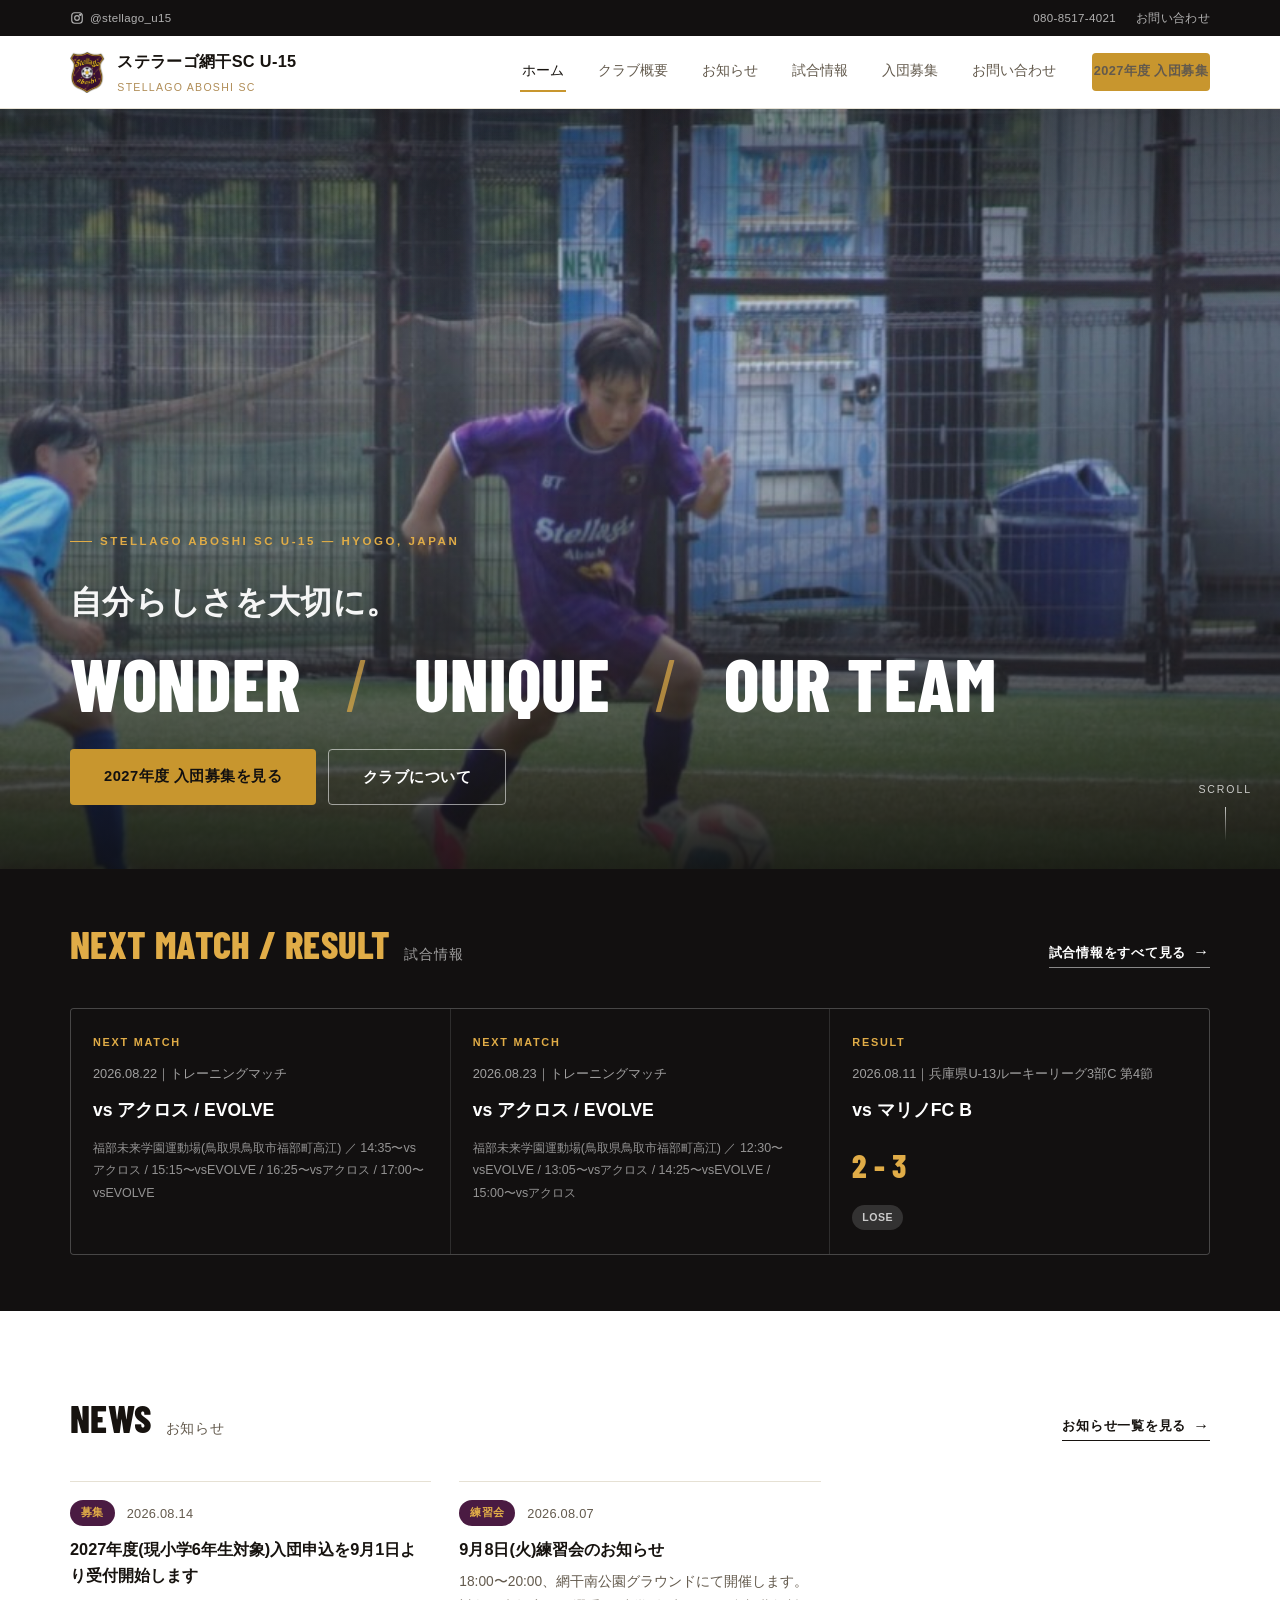
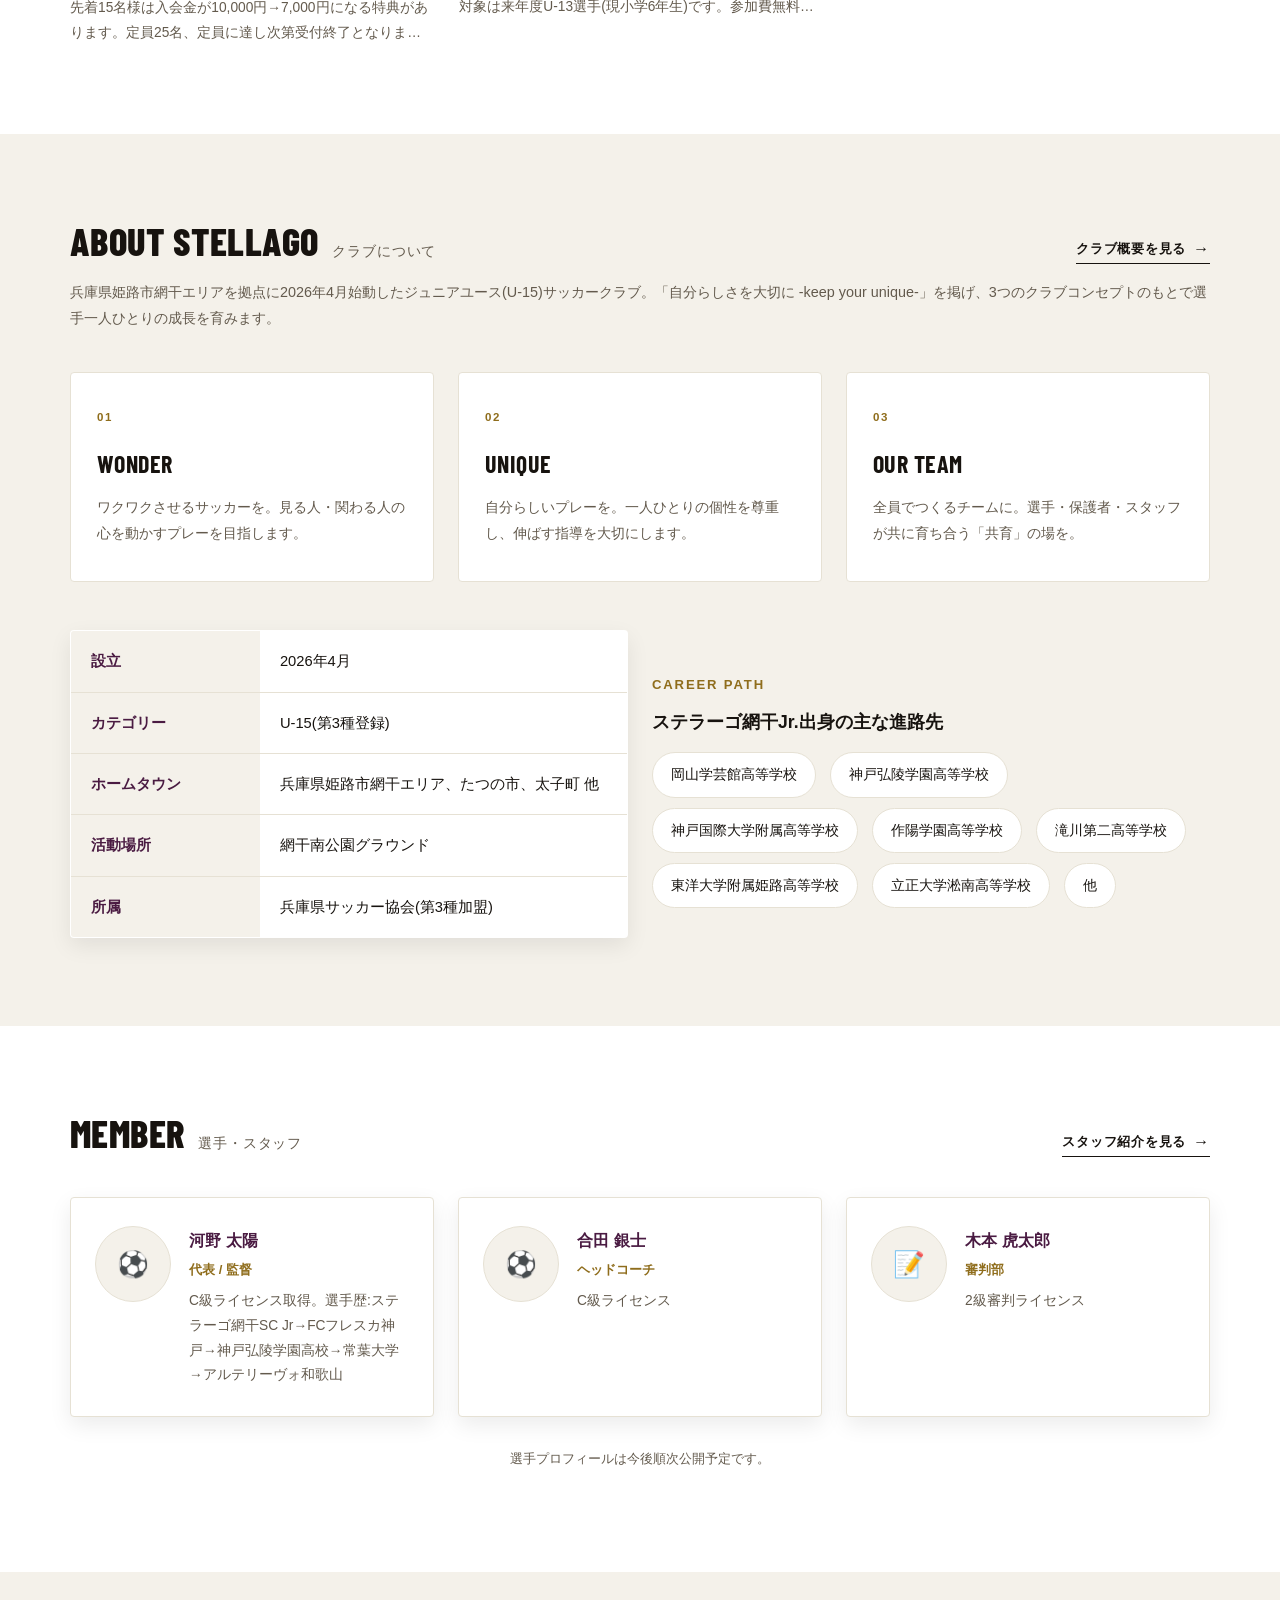
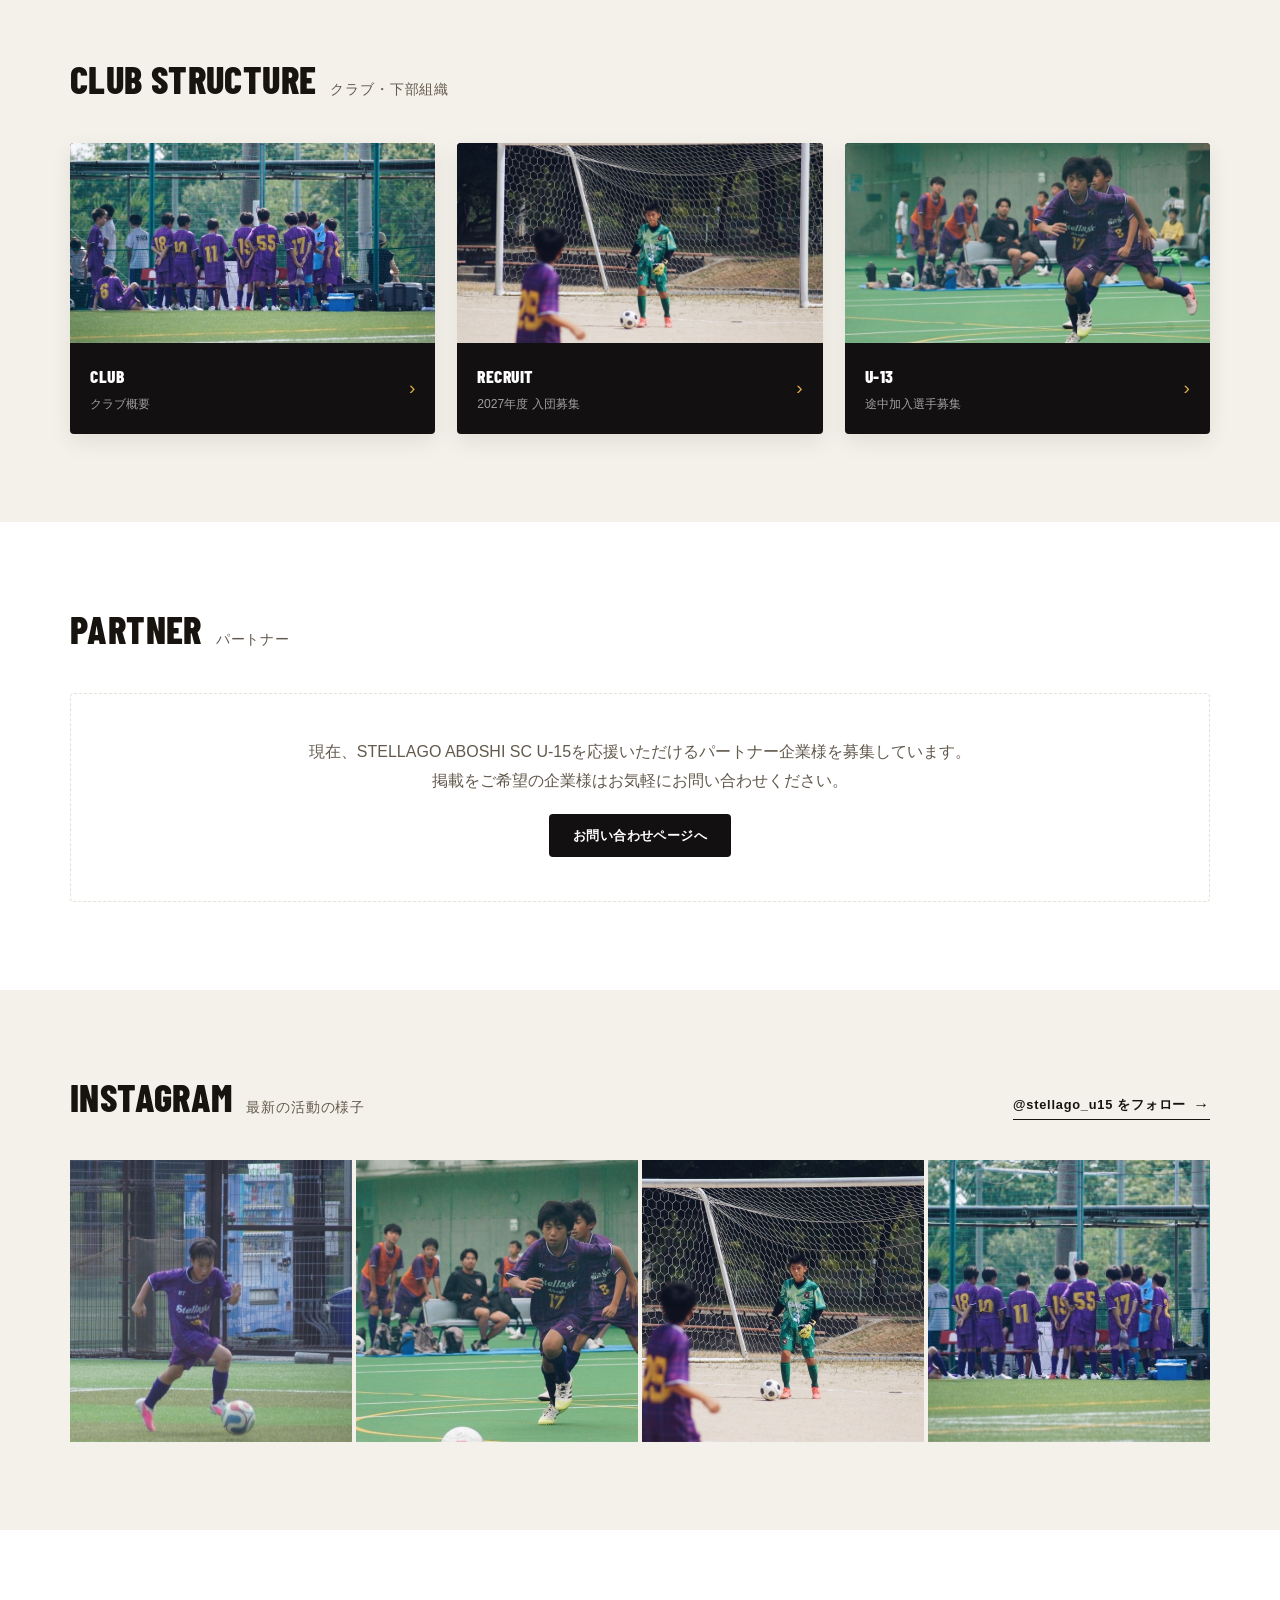
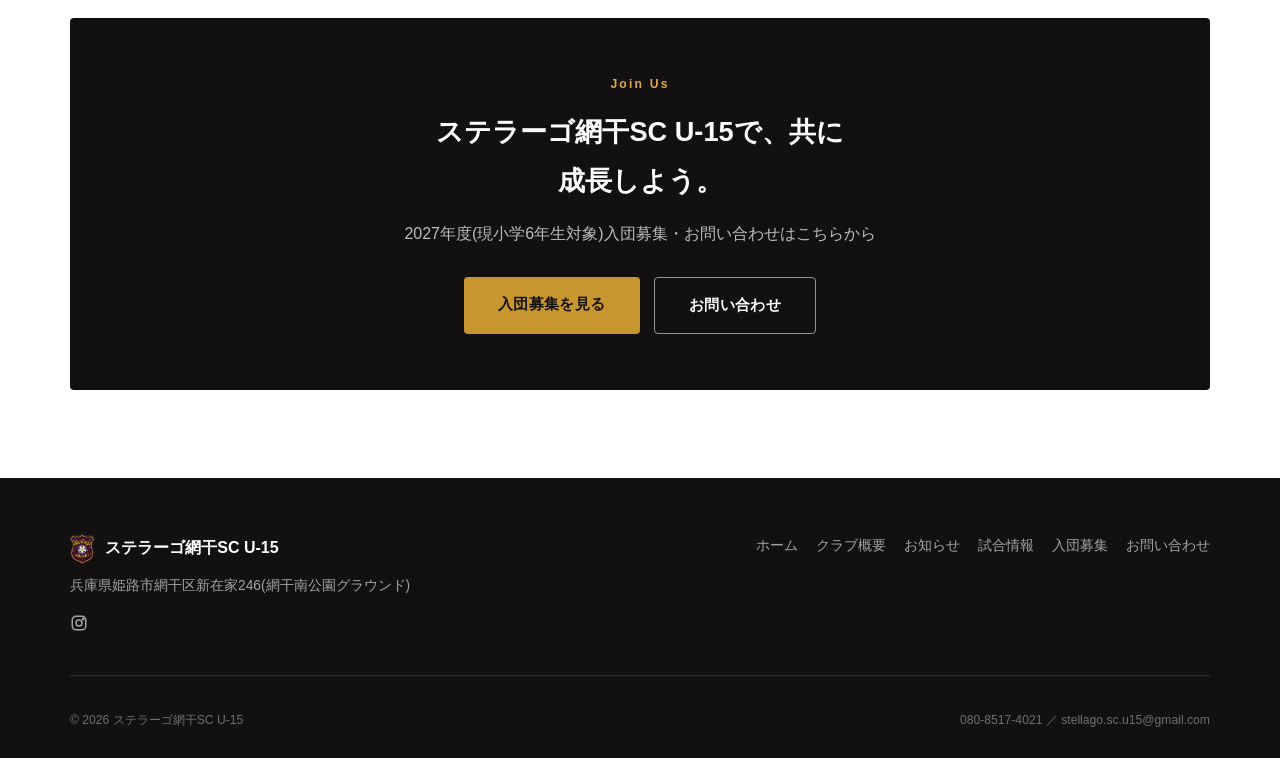
<file: index.html>
<!DOCTYPE html>
<html lang="ja">
<head>
<meta charset="UTF-8">
<meta name="viewport" content="width=device-width, initial-scale=1.0">
<title>ステラーゴ網干SC U-15 | 兵庫県姫路市網干のジュニアユースサッカークラブ</title>
<meta name="description" content="ステラーゴ網干SC U-15は兵庫県姫路市網干エリアを拠点とするジュニアユース(中学生)サッカークラブです。「自分らしさを大切に -keep your unique-」を掲げ、2026年4月に始動しました。">
<link rel="preconnect" href="https://fonts.googleapis.com">
<link rel="preconnect" href="https://fonts.gstatic.com" crossorigin>
<link href="https://fonts.googleapis.com/css2?family=Barlow+Condensed:wght@600;700;800&display=swap" rel="stylesheet">
<link rel="stylesheet" href="assets/css/style.css">
</head>
<body>

<div class="util-bar">
  <div class="wrap">
    <div class="util-sns">
      <a href="https://www.instagram.com/stellago_u15/" target="_blank" rel="noopener" aria-label="Instagram">
        <svg viewBox="0 0 24 24" fill="none" stroke="currentColor" stroke-width="2"><rect x="3" y="3" width="18" height="18" rx="5"/><circle cx="12" cy="12" r="4"/><circle cx="17.5" cy="6.5" r="1"/></svg>
        <span style="margin-left:6px;">@stellago_u15</span>
      </a>
    </div>
    <div class="util-links">
      <a href="tel:08085174021">080-8517-4021</a>
      <a href="contact.html">お問い合わせ</a>
    </div>
  </div>
</div>

<header class="site-header">
  <div class="wrap">
    <a href="index.html" class="brand">
      <img src="assets/img/emblem.png" alt="ステラーゴ網干SCエンブレム" class="brand-emblem">
      <span>
        ステラーゴ網干SC U-15
        <span class="en">STELLAGO ABOSHI SC</span>
      </span>
    </a>
    <button class="nav-toggle" aria-label="メニュー">&#9776;</button>
    <nav class="nav">
      <a href="index.html" aria-current="page">ホーム</a>
      <a href="about.html">クラブ概要</a>
      <a href="news.html">お知らせ</a>
      <a href="matches.html">試合情報</a>
      <a href="recruit.html">入団募集</a>
      <a href="contact.html">お問い合わせ</a>
      <a href="recruit.html" class="btn btn-primary btn-sm">2027年度 入団募集</a>
    </nav>
  </div>
</header>

<section class="hero">
  <div class="hero-slides" data-hero-slides></div>
  <div class="hero-content wrap">
    <span class="hero-tag">STELLAGO ABOSHI SC U-15 — HYOGO, JAPAN</span>
    <p class="hero-statement">自分らしさを大切に。</p>
    <div class="hero-brandwords">
      <span>WONDER</span><span class="slash">/</span><span>UNIQUE</span><span class="slash">/</span><span>OUR TEAM</span>
    </div>
    <div class="hero-actions">
      <a href="recruit.html" class="btn btn-primary">2027年度 入団募集を見る</a>
      <a href="about.html" class="btn btn-outline">クラブについて</a>
    </div>
  </div>
  <div class="hero-scroll-cue"><span>SCROLL</span><span class="line"></span></div>
</section>

<section class="section-dark section-tight">
  <div class="wrap">
    <div class="section-top">
      <div class="label">
        <span class="en">Next Match / Result</span>
        <span class="ja">試合情報</span>
      </div>
      <a href="matches.html" class="view-all">試合情報をすべて見る <span class="arrow">→</span></a>
    </div>
    <div class="match-ticker" data-match-ticker></div>
  </div>
</section>

<section class="section" id="news">
  <div class="wrap">
    <div class="section-top">
      <div class="label">
        <span class="en">News</span>
        <span class="ja">お知らせ</span>
      </div>
      <a href="news.html" class="view-all">お知らせ一覧を見る <span class="arrow">→</span></a>
    </div>
    <div class="news-list" data-news-list="home"></div>
  </div>
</section>

<section class="section section-alt" id="about">
  <div class="wrap">
    <div class="section-top">
      <div class="label">
        <span class="en">About Stellago</span>
        <span class="ja">クラブについて</span>
      </div>
      <a href="about.html" class="view-all">クラブ概要を見る <span class="arrow">→</span></a>
      <p>兵庫県姫路市網干エリアを拠点に2026年4月始動したジュニアユース(U-15)サッカークラブ。「自分らしさを大切に -keep your unique-」を掲げ、3つのクラブコンセプトのもとで選手一人ひとりの成長を育みます。</p>
    </div>
    <div class="pillar-grid">
      <div class="pillar-card">
        <div class="pillar-index">01</div>
        <h3>WONDER</h3>
        <p>ワクワクさせるサッカーを。見る人・関わる人の心を動かすプレーを目指します。</p>
      </div>
      <div class="pillar-card">
        <div class="pillar-index">02</div>
        <h3>UNIQUE</h3>
        <p>自分らしいプレーを。一人ひとりの個性を尊重し、伸ばす指導を大切にします。</p>
      </div>
      <div class="pillar-card">
        <div class="pillar-index">03</div>
        <h3>OUR TEAM</h3>
        <p>全員でつくるチームに。選手・保護者・スタッフが共に育ち合う「共育」の場を。</p>
      </div>
    </div>

    <div class="grid grid-2" style="margin-top:48px;align-items:center;">
      <table class="info-table">
        <tr><th>設立</th><td>2026年4月</td></tr>
        <tr><th>カテゴリー</th><td>U-15(第3種登録)</td></tr>
        <tr><th>ホームタウン</th><td>兵庫県姫路市網干エリア、たつの市、太子町 他</td></tr>
        <tr><th>活動場所</th><td>網干南公園グラウンド</td></tr>
        <tr><th>所属</th><td>兵庫県サッカー協会(第3種加盟)</td></tr>
      </table>
      <div>
        <p class="small-note" style="letter-spacing:0.14em;color:var(--color-gold-deep);font-weight:700;margin-bottom:10px;">CAREER PATH</p>
        <h3 style="margin:0 0 14px;font-size:1.1rem;color:var(--color-ink);">ステラーゴ網干Jr.出身の主な進路先</h3>
        <ul class="path-list" style="justify-content:flex-start;">
          <li>岡山学芸館高等学校</li>
          <li>神戸弘陵学園高等学校</li>
          <li>神戸国際大学附属高等学校</li>
          <li>作陽学園高等学校</li>
          <li>滝川第二高等学校</li>
          <li>東洋大学附属姫路高等学校</li>
          <li>立正大学淞南高等学校</li>
          <li>他</li>
        </ul>
      </div>
    </div>
  </div>
</section>

<section class="section" id="member">
  <div class="wrap">
    <div class="section-top">
      <div class="label">
        <span class="en">Member</span>
        <span class="ja">選手・スタッフ</span>
      </div>
      <a href="about.html#staff" class="view-all">スタッフ紹介を見る <span class="arrow">→</span></a>
    </div>
    <div class="grid grid-3">
      <div class="card staff-card">
        <div class="staff-photo">&#9917;</div>
        <div>
          <h3>河野 太陽</h3>
          <div class="role">代表 / 監督</div>
          <p>C級ライセンス取得。選手歴:ステラーゴ網干SC Jr→FCフレスカ神戸→神戸弘陵学園高校→常葉大学→アルテリーヴォ和歌山</p>
        </div>
      </div>
      <div class="card staff-card">
        <div class="staff-photo">&#9917;</div>
        <div>
          <h3>合田 銀士</h3>
          <div class="role">ヘッドコーチ</div>
          <p>C級ライセンス</p>
        </div>
      </div>
      <div class="card staff-card">
        <div class="staff-photo">&#128221;</div>
        <div>
          <h3>木本 虎太郎</h3>
          <div class="role">審判部</div>
          <p>2級審判ライセンス</p>
        </div>
      </div>
    </div>
    <p class="member-note">選手プロフィールは今後順次公開予定です。</p>
  </div>
</section>

<section class="section section-alt" id="club-links">
  <div class="wrap">
    <div class="section-top">
      <div class="label">
        <span class="en">Club Structure</span>
        <span class="ja">クラブ・下部組織</span>
      </div>
    </div>
    <div class="tile-grid">
      <a href="about.html" class="tile-link">
        <div class="tile-photo" style="background-image:url('assets/img/photo-team-huddle.jpg');"></div>
        <div class="tile-label">
          <span class="txt"><span class="en">Club</span><span class="ja">クラブ概要</span></span>
          <span class="chev">&#8250;</span>
        </div>
      </a>
      <a href="recruit.html" class="tile-link">
        <div class="tile-photo" style="background-image:url('assets/img/photo-goalkeeper.jpg');"></div>
        <div class="tile-label">
          <span class="txt"><span class="en">Recruit</span><span class="ja">2027年度 入団募集</span></span>
          <span class="chev">&#8250;</span>
        </div>
      </a>
      <a href="recruit.html#u13" class="tile-link">
        <div class="tile-photo" style="background-image:url('assets/img/photo-sprint.jpg');"></div>
        <div class="tile-label">
          <span class="txt"><span class="en">U-13</span><span class="ja">途中加入選手募集</span></span>
          <span class="chev">&#8250;</span>
        </div>
      </a>
    </div>
  </div>
</section>

<section class="section" id="partner">
  <div class="wrap">
    <div class="section-top">
      <div class="label">
        <span class="en">Partner</span>
        <span class="ja">パートナー</span>
      </div>
    </div>
    <div data-partner-list></div>
  </div>
</section>

<section class="section section-alt" id="sns">
  <div class="wrap">
    <div class="section-top">
      <div class="label">
        <span class="en">Instagram</span>
        <span class="ja">最新の活動の様子</span>
      </div>
      <a href="https://www.instagram.com/stellago_u15/" target="_blank" rel="noopener" class="view-all">@stellago_u15 をフォロー <span class="arrow">→</span></a>
    </div>
    <div class="insta-grid">
      <a href="https://www.instagram.com/stellago_u15/" target="_blank" rel="noopener"><img src="assets/img/photo-dribble.jpg" alt="ドリブル練習中の選手" loading="lazy"></a>
      <a href="https://www.instagram.com/stellago_u15/" target="_blank" rel="noopener"><img src="assets/img/photo-sprint.jpg" alt="スプリントする選手" loading="lazy"></a>
      <a href="https://www.instagram.com/stellago_u15/" target="_blank" rel="noopener"><img src="assets/img/photo-goalkeeper.jpg" alt="ゴールキーパーの選手" loading="lazy"></a>
      <a href="https://www.instagram.com/stellago_u15/" target="_blank" rel="noopener"><img src="assets/img/photo-team-huddle.jpg" alt="チームで円陣を組む選手たち" loading="lazy"></a>
    </div>
  </div>
</section>

<section class="section">
  <div class="wrap">
    <div class="cta-banner">
      <span class="en">Join Us</span>
      <h2 style="max-width:420px;margin-left:auto;margin-right:auto;">ステラーゴ網干SC U-15で、共に成長しよう。</h2>
      <p>2027年度(現小学6年生対象)入団募集・お問い合わせはこちらから</p>
      <div class="cta-actions">
        <a href="recruit.html" class="btn btn-primary">入団募集を見る</a>
        <a href="contact.html" class="btn btn-outline">お問い合わせ</a>
      </div>
    </div>
  </div>
</section>

<footer class="site-footer">
  <div class="wrap">
    <div class="foot-top">
      <div>
        <div class="foot-brand"><img src="assets/img/emblem.png" alt="" loading="lazy">ステラーゴ網干SC U-15</div>
        <div>兵庫県姫路市網干区新在家246(網干南公園グラウンド)</div>
        <div class="foot-sns">
          <a href="https://www.instagram.com/stellago_u15/" target="_blank" rel="noopener" aria-label="Instagram">
            <svg viewBox="0 0 24 24" fill="none" stroke="currentColor" stroke-width="2"><rect x="3" y="3" width="18" height="18" rx="5"/><circle cx="12" cy="12" r="4"/><circle cx="17.5" cy="6.5" r="1"/></svg>
          </a>
        </div>
      </div>
      <nav class="foot-nav">
        <a href="index.html">ホーム</a>
        <a href="about.html">クラブ概要</a>
        <a href="news.html">お知らせ</a>
        <a href="matches.html">試合情報</a>
        <a href="recruit.html">入団募集</a>
        <a href="contact.html">お問い合わせ</a>
      </nav>
    </div>
    <div class="foot-bottom">
      <span>&copy; 2026 ステラーゴ網干SC U-15</span>
      <span>080-8517-4021 ／ stellago.sc.u15@gmail.com</span>
    </div>
  </div>
</footer>

<script src="assets/js/main.js"></script>
</body>
</html>
</file>
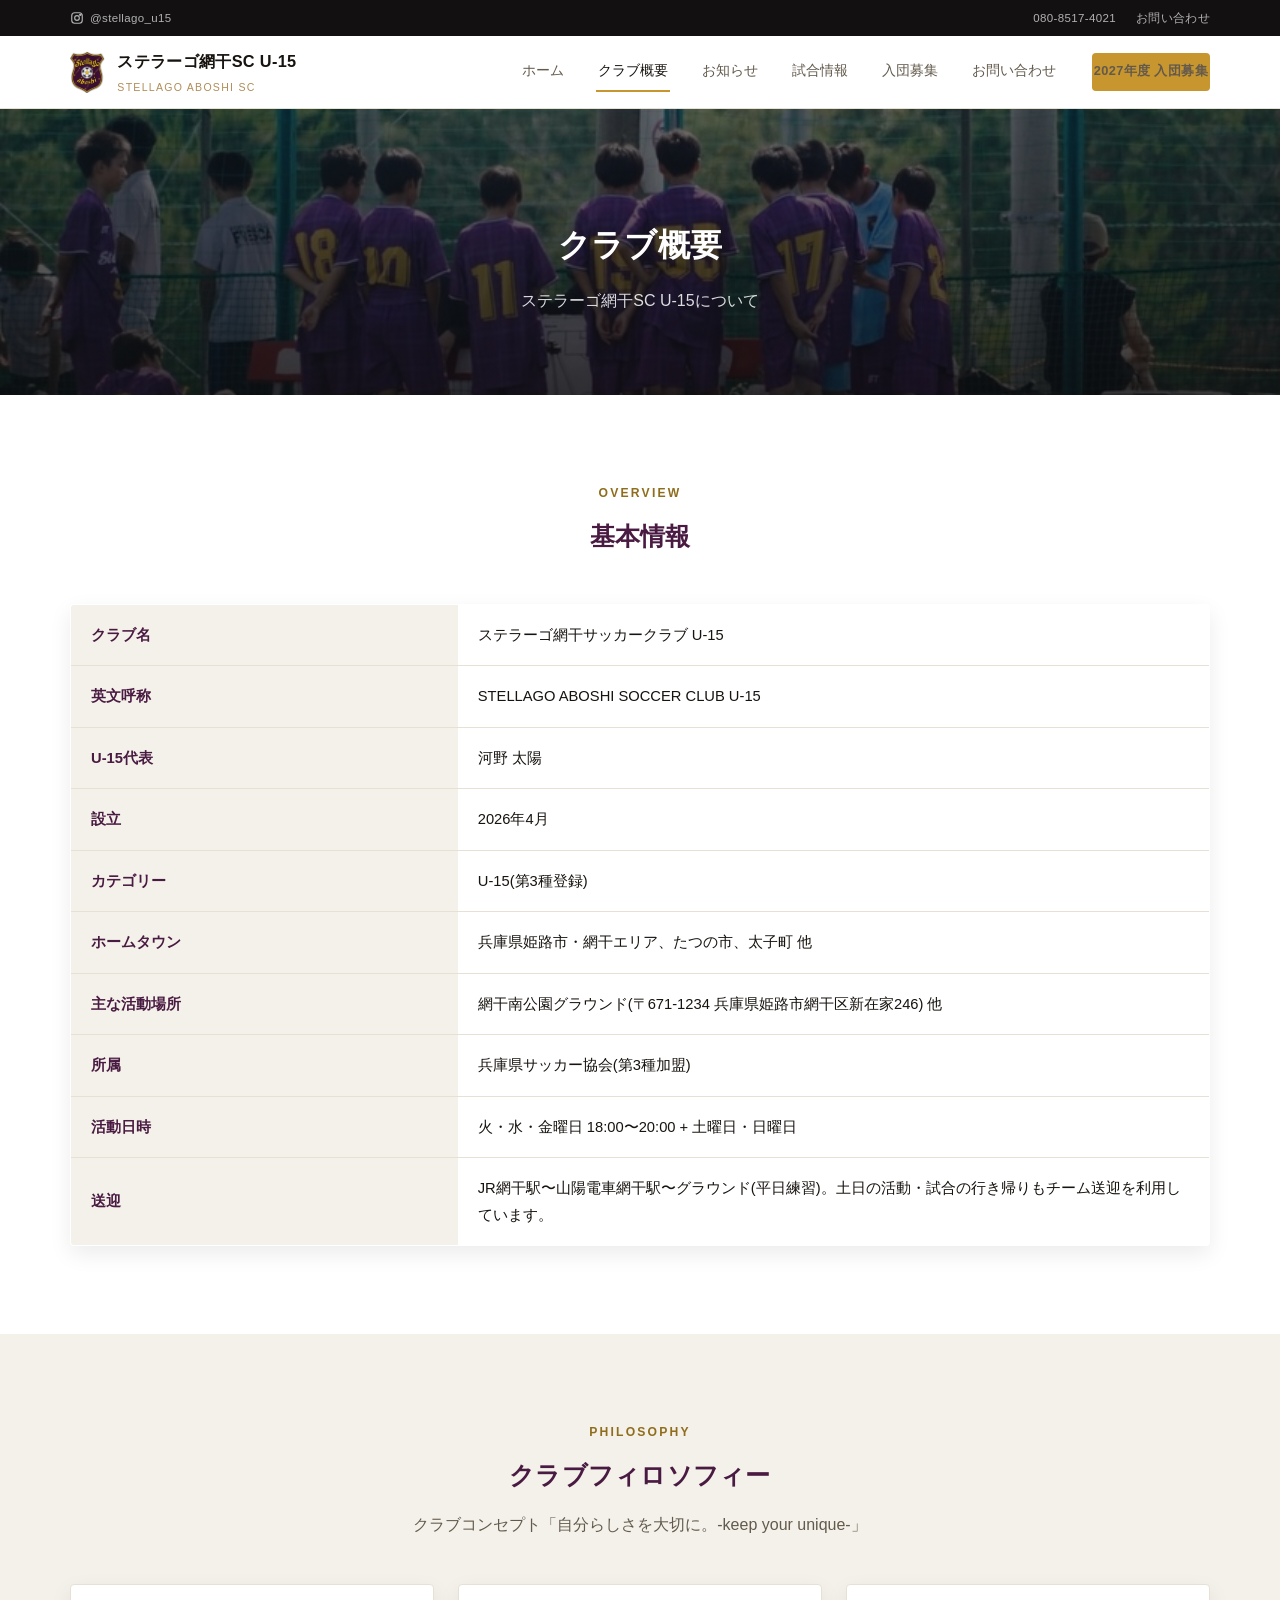
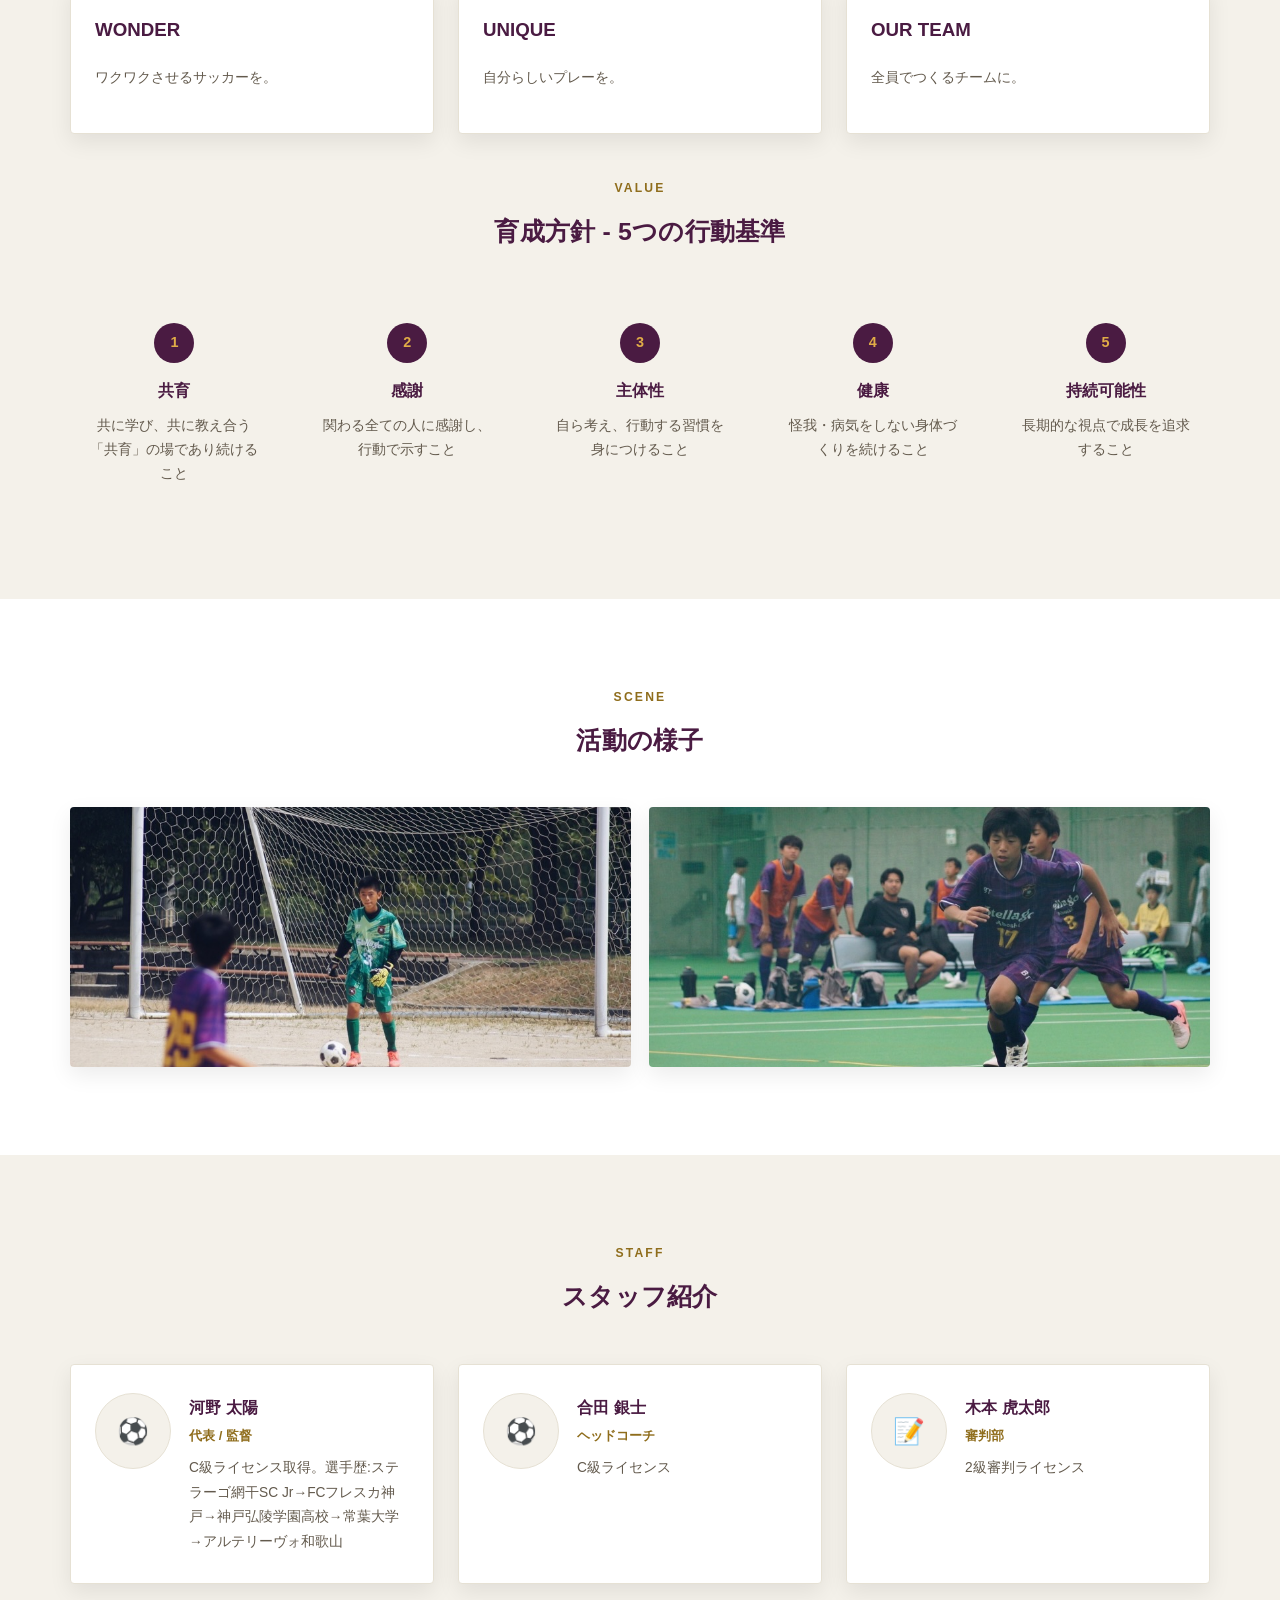
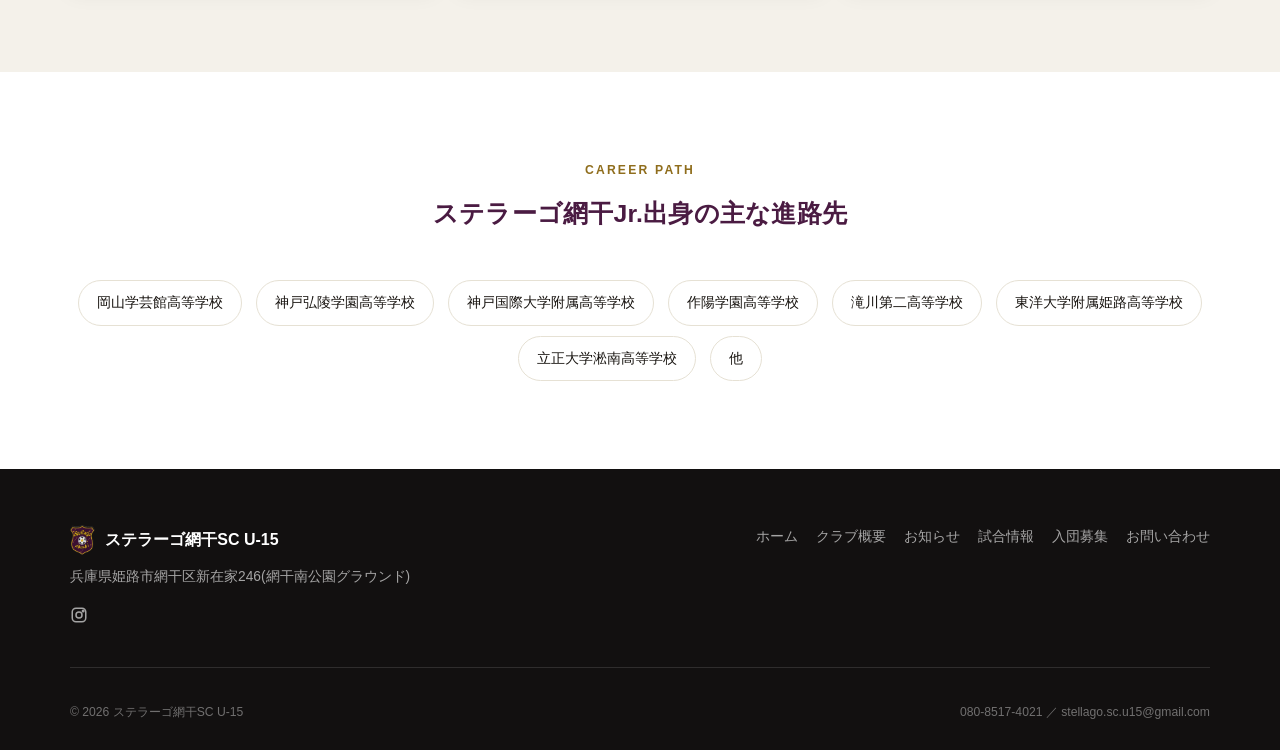
<file: about.html>
<!DOCTYPE html>
<html lang="ja">
<head>
<meta charset="UTF-8">
<meta name="viewport" content="width=device-width, initial-scale=1.0">
<title>クラブ概要 | ステラーゴ網干SC U-15</title>
<meta name="description" content="ステラーゴ網干SC U-15のクラブ概要、理念、スタッフ紹介ページです。">
<link rel="preconnect" href="https://fonts.googleapis.com">
<link rel="preconnect" href="https://fonts.gstatic.com" crossorigin>
<link href="https://fonts.googleapis.com/css2?family=Barlow+Condensed:wght@600;700;800&display=swap" rel="stylesheet">
<link rel="stylesheet" href="assets/css/style.css">
</head>
<body>

<div class="util-bar">
  <div class="wrap">
    <div class="util-sns">
      <a href="https://www.instagram.com/stellago_u15/" target="_blank" rel="noopener" aria-label="Instagram">
        <svg viewBox="0 0 24 24" fill="none" stroke="currentColor" stroke-width="2"><rect x="3" y="3" width="18" height="18" rx="5"/><circle cx="12" cy="12" r="4"/><circle cx="17.5" cy="6.5" r="1"/></svg>
        <span style="margin-left:6px;">@stellago_u15</span>
      </a>
    </div>
    <div class="util-links">
      <a href="tel:08085174021">080-8517-4021</a>
      <a href="contact.html">お問い合わせ</a>
    </div>
  </div>
</div>

<header class="site-header">
  <div class="wrap">
    <a href="index.html" class="brand">
      <img src="assets/img/emblem.png" alt="ステラーゴ網干SCエンブレム" class="brand-emblem">
      <span>
        ステラーゴ網干SC U-15
        <span class="en">STELLAGO ABOSHI SC</span>
      </span>
    </a>
    <button class="nav-toggle" aria-label="メニュー">&#9776;</button>
    <nav class="nav">
      <a href="index.html">ホーム</a>
      <a href="about.html" aria-current="page">クラブ概要</a>
      <a href="news.html">お知らせ</a>
      <a href="matches.html">試合情報</a>
      <a href="recruit.html">入団募集</a>
      <a href="contact.html">お問い合わせ</a>
      <a href="recruit.html" class="btn btn-primary btn-sm">2027年度 入団募集</a>
    </nav>
  </div>
</header>

<section class="page-hero-photo" style="background-image:url('assets/img/photo-team-huddle.jpg');">
  <div class="wrap">
    <h1>クラブ概要</h1>
    <p>ステラーゴ網干SC U-15について</p>
  </div>
</section>

<section class="section">
  <div class="wrap">
    <div class="section-head">
      <span class="en">OVERVIEW</span>
      <h2>基本情報</h2>
    </div>
    <table class="info-table">
      <tr><th>クラブ名</th><td>ステラーゴ網干サッカークラブ U-15</td></tr>
      <tr><th>英文呼称</th><td>STELLAGO ABOSHI SOCCER CLUB U-15</td></tr>
      <tr><th>U-15代表</th><td>河野 太陽</td></tr>
      <tr><th>設立</th><td>2026年4月</td></tr>
      <tr><th>カテゴリー</th><td>U-15(第3種登録)</td></tr>
      <tr><th>ホームタウン</th><td>兵庫県姫路市・網干エリア、たつの市、太子町 他</td></tr>
      <tr><th>主な活動場所</th><td>網干南公園グラウンド(〒671-1234 兵庫県姫路市網干区新在家246) 他</td></tr>
      <tr><th>所属</th><td>兵庫県サッカー協会(第3種加盟)</td></tr>
      <tr><th>活動日時</th><td>火・水・金曜日 18:00〜20:00 + 土曜日・日曜日</td></tr>
      <tr><th>送迎</th><td>JR網干駅〜山陽電車網干駅〜グラウンド(平日練習)。土日の活動・試合の行き帰りもチーム送迎を利用しています。</td></tr>
    </table>
  </div>
</section>

<section class="section section-alt" id="philosophy">
  <div class="wrap">
    <div class="section-head">
      <span class="en">PHILOSOPHY</span>
      <h2>クラブフィロソフィー</h2>
      <p>クラブコンセプト「自分らしさを大切に。-keep your unique-」</p>
    </div>
    <div class="grid grid-3">
      <div class="card">
        <h3 style="color:var(--color-purple);margin-top:0;">WONDER</h3>
        <p style="font-size:0.9rem;color:var(--color-ink-soft);">ワクワクさせるサッカーを。</p>
      </div>
      <div class="card">
        <h3 style="color:var(--color-purple);margin-top:0;">UNIQUE</h3>
        <p style="font-size:0.9rem;color:var(--color-ink-soft);">自分らしいプレーを。</p>
      </div>
      <div class="card">
        <h3 style="color:var(--color-purple);margin-top:0;">OUR TEAM</h3>
        <p style="font-size:0.9rem;color:var(--color-ink-soft);">全員でつくるチームに。</p>
      </div>
    </div>

    <div class="section-head" style="margin-top:44px;">
      <span class="en">VALUE</span>
      <h2>育成方針 - 5つの行動基準</h2>
    </div>
    <div class="grid grid-5">
      <div class="value-card"><div class="num">1</div><h3>共育</h3><p>共に学び、共に教え合う「共育」の場であり続けること</p></div>
      <div class="value-card"><div class="num">2</div><h3>感謝</h3><p>関わる全ての人に感謝し、行動で示すこと</p></div>
      <div class="value-card"><div class="num">3</div><h3>主体性</h3><p>自ら考え、行動する習慣を身につけること</p></div>
      <div class="value-card"><div class="num">4</div><h3>健康</h3><p>怪我・病気をしない身体づくりを続けること</p></div>
      <div class="value-card"><div class="num">5</div><h3>持続可能性</h3><p>長期的な視点で成長を追求すること</p></div>
    </div>
  </div>
</section>

<section class="section">
  <div class="wrap">
    <div class="section-head">
      <span class="en">SCENE</span>
      <h2>活動の様子</h2>
    </div>
    <div class="photo-grid">
      <img src="assets/img/photo-goalkeeper.jpg" alt="試合中のゴールキーパー" loading="lazy">
      <img src="assets/img/photo-sprint.jpg" alt="ボールを追う選手" loading="lazy">
    </div>
  </div>
</section>

<section class="section section-alt" id="staff">
  <div class="wrap">
    <div class="section-head">
      <span class="en">STAFF</span>
      <h2>スタッフ紹介</h2>
    </div>
    <div class="grid grid-3">
      <div class="card staff-card">
        <div class="staff-photo">&#9917;</div>
        <div>
          <h3>河野 太陽</h3>
          <div class="role">代表 / 監督</div>
          <p>C級ライセンス取得。選手歴:ステラーゴ網干SC Jr→FCフレスカ神戸→神戸弘陵学園高校→常葉大学→アルテリーヴォ和歌山</p>
        </div>
      </div>
      <div class="card staff-card">
        <div class="staff-photo">&#9917;</div>
        <div>
          <h3>合田 銀士</h3>
          <div class="role">ヘッドコーチ</div>
          <p>C級ライセンス</p>
        </div>
      </div>
      <div class="card staff-card">
        <div class="staff-photo">&#128221;</div>
        <div>
          <h3>木本 虎太郎</h3>
          <div class="role">審判部</div>
          <p>2級審判ライセンス</p>
        </div>
      </div>
    </div>
  </div>
</section>

<section class="section">
  <div class="wrap">
    <div class="section-head">
      <span class="en">CAREER PATH</span>
      <h2>ステラーゴ網干Jr.出身の主な進路先</h2>
    </div>
    <ul class="path-list">
      <li>岡山学芸館高等学校</li>
      <li>神戸弘陵学園高等学校</li>
      <li>神戸国際大学附属高等学校</li>
      <li>作陽学園高等学校</li>
      <li>滝川第二高等学校</li>
      <li>東洋大学附属姫路高等学校</li>
      <li>立正大学淞南高等学校</li>
      <li>他</li>
    </ul>
  </div>
</section>

<footer class="site-footer">
  <div class="wrap">
    <div class="foot-top">
      <div>
        <div class="foot-brand"><img src="assets/img/emblem.png" alt="" loading="lazy">ステラーゴ網干SC U-15</div>
        <div>兵庫県姫路市網干区新在家246(網干南公園グラウンド)</div>
        <div class="foot-sns">
          <a href="https://www.instagram.com/stellago_u15/" target="_blank" rel="noopener" aria-label="Instagram">
            <svg viewBox="0 0 24 24" fill="none" stroke="currentColor" stroke-width="2"><rect x="3" y="3" width="18" height="18" rx="5"/><circle cx="12" cy="12" r="4"/><circle cx="17.5" cy="6.5" r="1"/></svg>
          </a>
        </div>
      </div>
      <nav class="foot-nav">
        <a href="index.html">ホーム</a>
        <a href="about.html">クラブ概要</a>
        <a href="news.html">お知らせ</a>
        <a href="matches.html">試合情報</a>
        <a href="recruit.html">入団募集</a>
        <a href="contact.html">お問い合わせ</a>
      </nav>
    </div>
    <div class="foot-bottom">
      <span>&copy; 2026 ステラーゴ網干SC U-15</span>
      <span>080-8517-4021 ／ stellago.sc.u15@gmail.com</span>
    </div>
  </div>
</footer>

<script src="assets/js/main.js"></script>
</body>
</html>
</file>
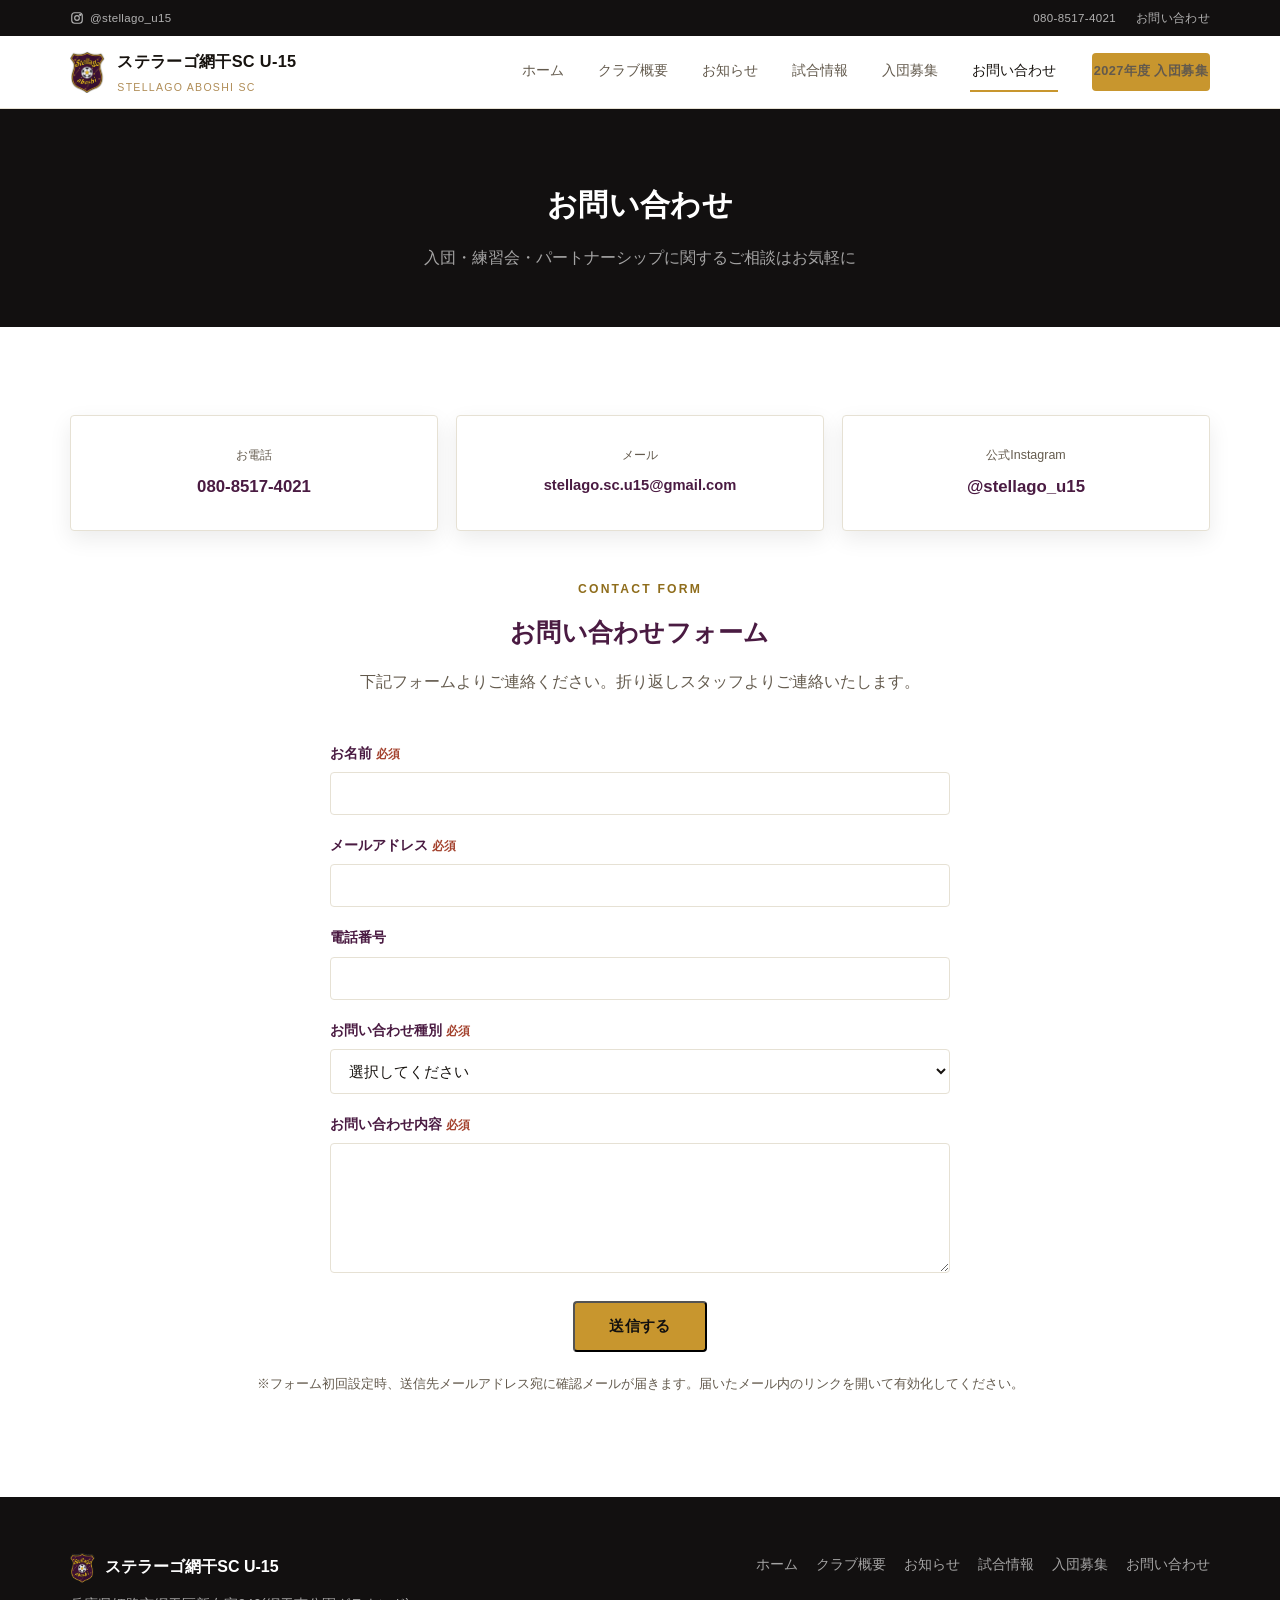
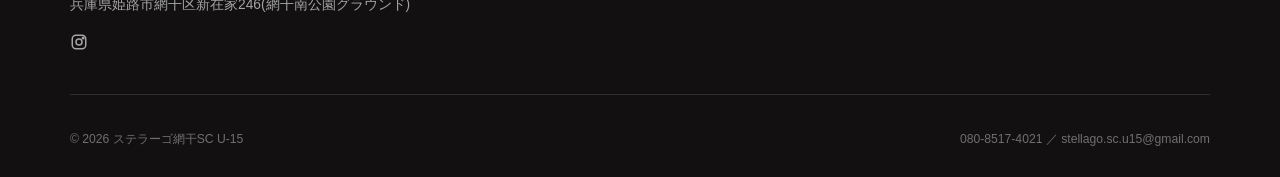
<file: contact.html>
<!DOCTYPE html>
<html lang="ja">
<head>
<meta charset="UTF-8">
<meta name="viewport" content="width=device-width, initial-scale=1.0">
<title>お問い合わせ | ステラーゴ網干SC U-15</title>
<meta name="description" content="ステラーゴ網干SC U-15へのお問い合わせページです。">
<link rel="preconnect" href="https://fonts.googleapis.com">
<link rel="preconnect" href="https://fonts.gstatic.com" crossorigin>
<link href="https://fonts.googleapis.com/css2?family=Barlow+Condensed:wght@600;700;800&display=swap" rel="stylesheet">
<link rel="stylesheet" href="assets/css/style.css">
</head>
<body>

<div class="util-bar">
  <div class="wrap">
    <div class="util-sns">
      <a href="https://www.instagram.com/stellago_u15/" target="_blank" rel="noopener" aria-label="Instagram">
        <svg viewBox="0 0 24 24" fill="none" stroke="currentColor" stroke-width="2"><rect x="3" y="3" width="18" height="18" rx="5"/><circle cx="12" cy="12" r="4"/><circle cx="17.5" cy="6.5" r="1"/></svg>
        <span style="margin-left:6px;">@stellago_u15</span>
      </a>
    </div>
    <div class="util-links">
      <a href="tel:08085174021">080-8517-4021</a>
      <a href="contact.html">お問い合わせ</a>
    </div>
  </div>
</div>

<header class="site-header">
  <div class="wrap">
    <a href="index.html" class="brand">
      <img src="assets/img/emblem.png" alt="ステラーゴ網干SCエンブレム" class="brand-emblem">
      <span>
        ステラーゴ網干SC U-15
        <span class="en">STELLAGO ABOSHI SC</span>
      </span>
    </a>
    <button class="nav-toggle" aria-label="メニュー">&#9776;</button>
    <nav class="nav">
      <a href="index.html">ホーム</a>
      <a href="about.html">クラブ概要</a>
      <a href="news.html">お知らせ</a>
      <a href="matches.html">試合情報</a>
      <a href="recruit.html">入団募集</a>
      <a href="contact.html" aria-current="page">お問い合わせ</a>
      <a href="recruit.html" class="btn btn-primary btn-sm">2027年度 入団募集</a>
    </nav>
  </div>
</header>

<section class="page-hero">
  <div class="wrap">
    <h1>お問い合わせ</h1>
    <p>入団・練習会・パートナーシップに関するご相談はお気軽に</p>
  </div>
</section>

<section class="section">
  <div class="wrap">
    <div class="contact-info">
      <div class="card">
        <div class="label">お電話</div>
        <div class="value"><a href="tel:08085174021">080-8517-4021</a></div>
      </div>
      <div class="card">
        <div class="label">メール</div>
        <div class="value" style="font-size:0.92rem;"><a href="mailto:stellago.sc.u15@gmail.com">stellago.sc.u15@gmail.com</a></div>
      </div>
      <div class="card">
        <div class="label">公式Instagram</div>
        <div class="value"><a href="https://www.instagram.com/stellago_u15/" target="_blank" rel="noopener">@stellago_u15</a></div>
      </div>
    </div>

    <div class="section-head">
      <span class="en">CONTACT FORM</span>
      <h2>お問い合わせフォーム</h2>
      <p>下記フォームよりご連絡ください。折り返しスタッフよりご連絡いたします。</p>
    </div>

    <form class="contact-form" action="https://formsubmit.co/stellago.sc.u15@gmail.com" method="POST">
      <input type="hidden" name="_subject" value="【HPより】お問い合わせ">
      <input type="hidden" name="_template" value="table">
      <input type="hidden" name="_captcha" value="false">
      <input type="hidden" name="_next" value="contact.html?sent=1">

      <div class="form-row">
        <label for="name">お名前<span class="required">必須</span></label>
        <input type="text" id="name" name="お名前" required>
      </div>
      <div class="form-row">
        <label for="email">メールアドレス<span class="required">必須</span></label>
        <input type="email" id="email" name="メールアドレス" required>
      </div>
      <div class="form-row">
        <label for="tel">電話番号</label>
        <input type="tel" id="tel" name="電話番号">
      </div>
      <div class="form-row">
        <label for="category">お問い合わせ種別<span class="required">必須</span></label>
        <select id="category" name="お問い合わせ種別" required>
          <option value="">選択してください</option>
          <option value="入団・練習会について">入団・練習会について</option>
          <option value="パートナーシップについて">パートナーシップについて</option>
          <option value="その他">その他</option>
        </select>
      </div>
      <div class="form-row">
        <label for="message">お問い合わせ内容<span class="required">必須</span></label>
        <textarea id="message" name="お問い合わせ内容" required></textarea>
      </div>
      <div class="form-row text-center">
        <button type="submit" class="btn btn-primary">送信する</button>
      </div>
    </form>

    <p class="small-note text-center" style="margin-top:20px;">※フォーム初回設定時、送信先メールアドレス宛に確認メールが届きます。届いたメール内のリンクを開いて有効化してください。</p>
  </div>
</section>

<footer class="site-footer">
  <div class="wrap">
    <div class="foot-top">
      <div>
        <div class="foot-brand"><img src="assets/img/emblem.png" alt="" loading="lazy">ステラーゴ網干SC U-15</div>
        <div>兵庫県姫路市網干区新在家246(網干南公園グラウンド)</div>
        <div class="foot-sns">
          <a href="https://www.instagram.com/stellago_u15/" target="_blank" rel="noopener" aria-label="Instagram">
            <svg viewBox="0 0 24 24" fill="none" stroke="currentColor" stroke-width="2"><rect x="3" y="3" width="18" height="18" rx="5"/><circle cx="12" cy="12" r="4"/><circle cx="17.5" cy="6.5" r="1"/></svg>
          </a>
        </div>
      </div>
      <nav class="foot-nav">
        <a href="index.html">ホーム</a>
        <a href="about.html">クラブ概要</a>
        <a href="news.html">お知らせ</a>
        <a href="matches.html">試合情報</a>
        <a href="recruit.html">入団募集</a>
        <a href="contact.html">お問い合わせ</a>
      </nav>
    </div>
    <div class="foot-bottom">
      <span>&copy; 2026 ステラーゴ網干SC U-15</span>
      <span>080-8517-4021 ／ stellago.sc.u15@gmail.com</span>
    </div>
  </div>
</footer>

<script src="assets/js/main.js"></script>
</body>
</html>
</file>
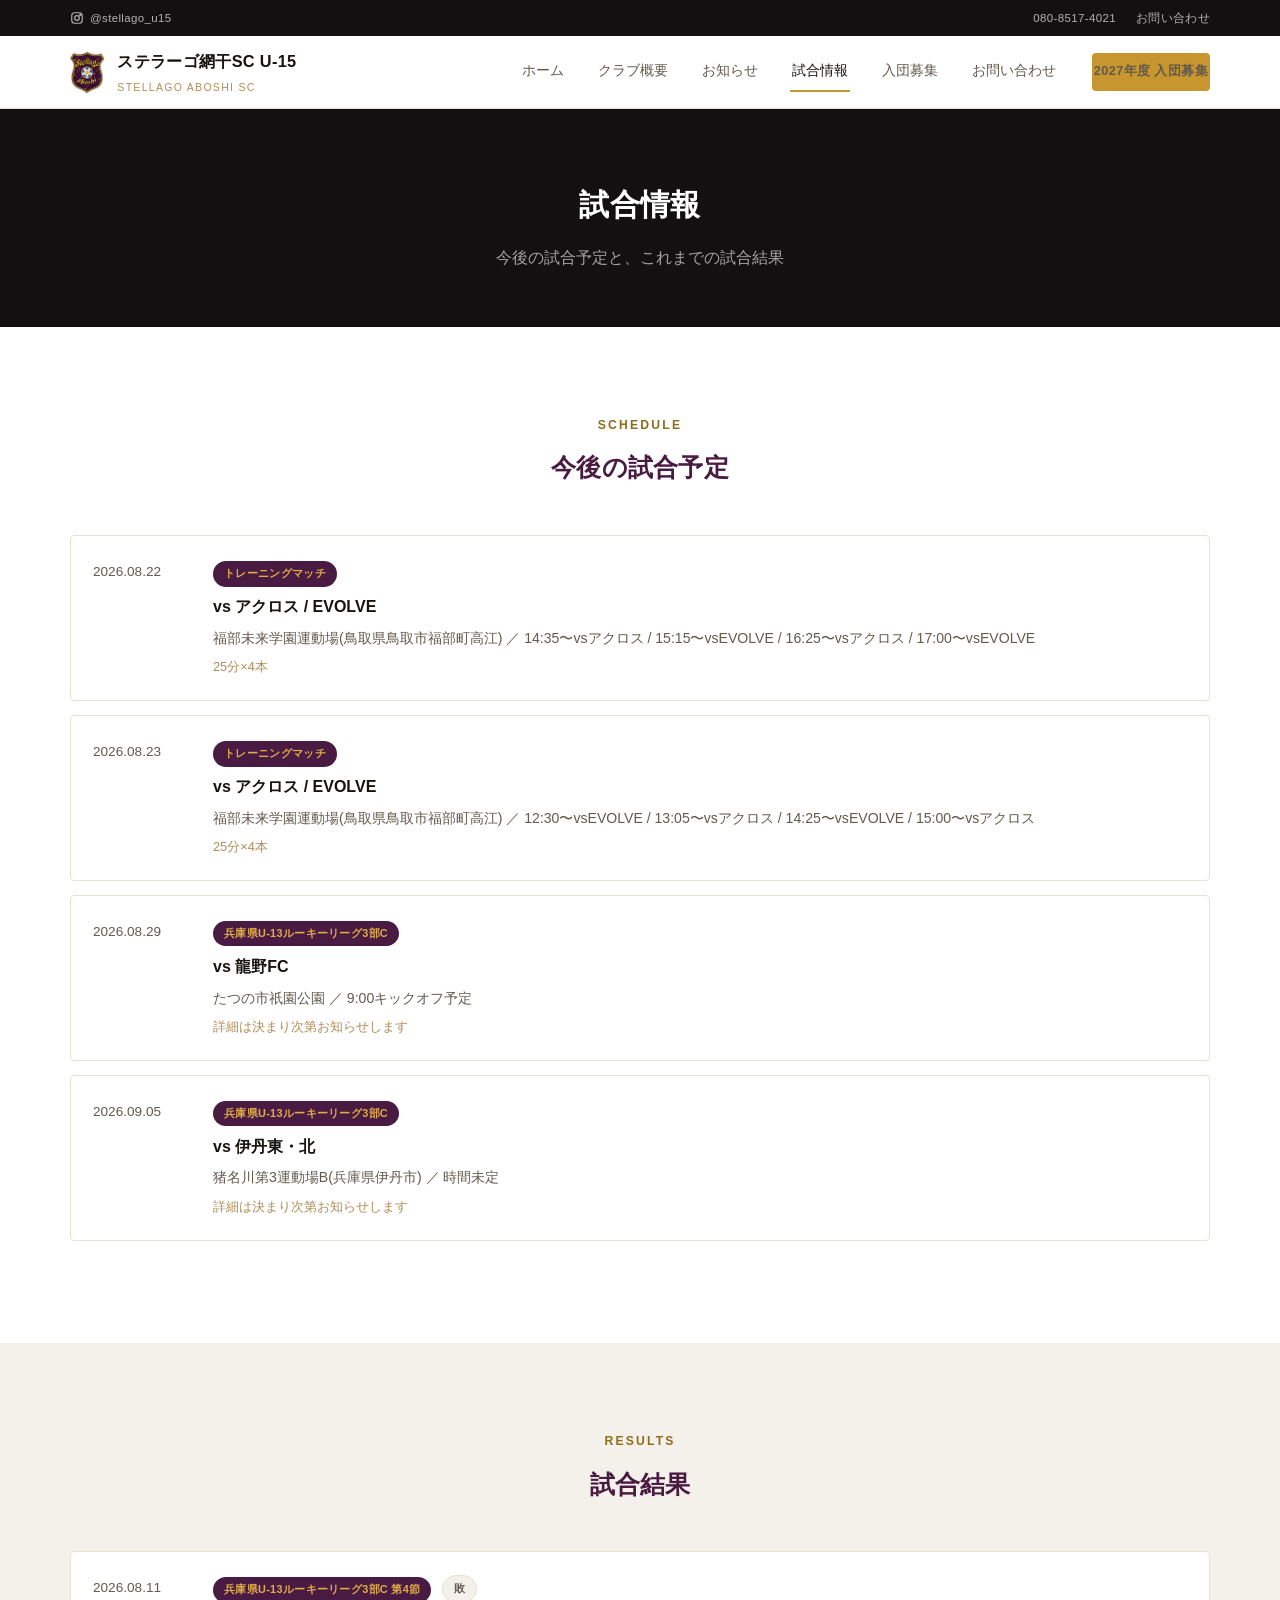
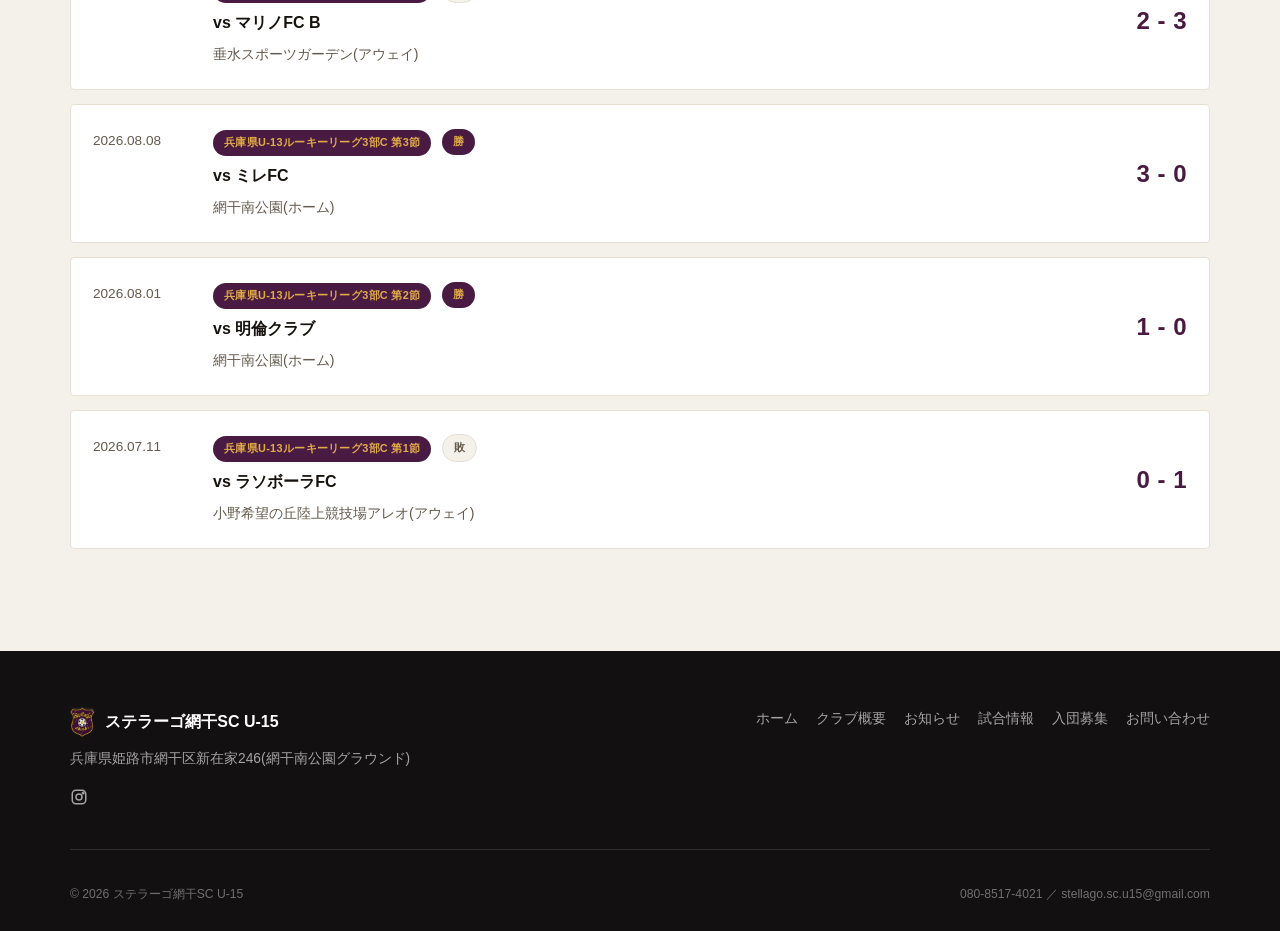
<file: matches.html>
<!DOCTYPE html>
<html lang="ja">
<head>
<meta charset="UTF-8">
<meta name="viewport" content="width=device-width, initial-scale=1.0">
<title>試合情報 | ステラーゴ網干SC U-15</title>
<meta name="description" content="ステラーゴ網干SC U-15の今後の試合予定と、これまでの試合結果です。">
<link rel="preconnect" href="https://fonts.googleapis.com">
<link rel="preconnect" href="https://fonts.gstatic.com" crossorigin>
<link href="https://fonts.googleapis.com/css2?family=Barlow+Condensed:wght@600;700;800&display=swap" rel="stylesheet">
<link rel="stylesheet" href="assets/css/style.css">
</head>
<body>

<div class="util-bar">
  <div class="wrap">
    <div class="util-sns">
      <a href="https://www.instagram.com/stellago_u15/" target="_blank" rel="noopener" aria-label="Instagram">
        <svg viewBox="0 0 24 24" fill="none" stroke="currentColor" stroke-width="2"><rect x="3" y="3" width="18" height="18" rx="5"/><circle cx="12" cy="12" r="4"/><circle cx="17.5" cy="6.5" r="1"/></svg>
        <span style="margin-left:6px;">@stellago_u15</span>
      </a>
    </div>
    <div class="util-links">
      <a href="tel:08085174021">080-8517-4021</a>
      <a href="contact.html">お問い合わせ</a>
    </div>
  </div>
</div>

<header class="site-header">
  <div class="wrap">
    <a href="index.html" class="brand">
      <img src="assets/img/emblem.png" alt="ステラーゴ網干SCエンブレム" class="brand-emblem">
      <span>
        ステラーゴ網干SC U-15
        <span class="en">STELLAGO ABOSHI SC</span>
      </span>
    </a>
    <button class="nav-toggle" aria-label="メニュー">&#9776;</button>
    <nav class="nav">
      <a href="index.html">ホーム</a>
      <a href="about.html">クラブ概要</a>
      <a href="news.html">お知らせ</a>
      <a href="matches.html" aria-current="page">試合情報</a>
      <a href="recruit.html">入団募集</a>
      <a href="contact.html">お問い合わせ</a>
      <a href="recruit.html" class="btn btn-primary btn-sm">2027年度 入団募集</a>
    </nav>
  </div>
</header>

<section class="page-hero">
  <div class="wrap">
    <h1>試合情報</h1>
    <p>今後の試合予定と、これまでの試合結果</p>
  </div>
</section>

<section class="section">
  <div class="wrap">
    <div class="section-head">
      <span class="en">SCHEDULE</span>
      <h2>今後の試合予定</h2>
    </div>
    <div class="match-list" data-match-list="upcoming" data-match-limit="all"></div>
  </div>
</section>

<section class="section section-alt">
  <div class="wrap">
    <div class="section-head">
      <span class="en">RESULTS</span>
      <h2>試合結果</h2>
    </div>
    <div class="match-list" data-match-list="results" data-match-limit="all"></div>
  </div>
</section>

<footer class="site-footer">
  <div class="wrap">
    <div class="foot-top">
      <div>
        <div class="foot-brand"><img src="assets/img/emblem.png" alt="" loading="lazy">ステラーゴ網干SC U-15</div>
        <div>兵庫県姫路市網干区新在家246(網干南公園グラウンド)</div>
        <div class="foot-sns">
          <a href="https://www.instagram.com/stellago_u15/" target="_blank" rel="noopener" aria-label="Instagram">
            <svg viewBox="0 0 24 24" fill="none" stroke="currentColor" stroke-width="2"><rect x="3" y="3" width="18" height="18" rx="5"/><circle cx="12" cy="12" r="4"/><circle cx="17.5" cy="6.5" r="1"/></svg>
          </a>
        </div>
      </div>
      <nav class="foot-nav">
        <a href="index.html">ホーム</a>
        <a href="about.html">クラブ概要</a>
        <a href="news.html">お知らせ</a>
        <a href="matches.html">試合情報</a>
        <a href="recruit.html">入団募集</a>
        <a href="contact.html">お問い合わせ</a>
      </nav>
    </div>
    <div class="foot-bottom">
      <span>&copy; 2026 ステラーゴ網干SC U-15</span>
      <span>080-8517-4021 ／ stellago.sc.u15@gmail.com</span>
    </div>
  </div>
</footer>

<script src="assets/js/main.js"></script>
</body>
</html>
</file>
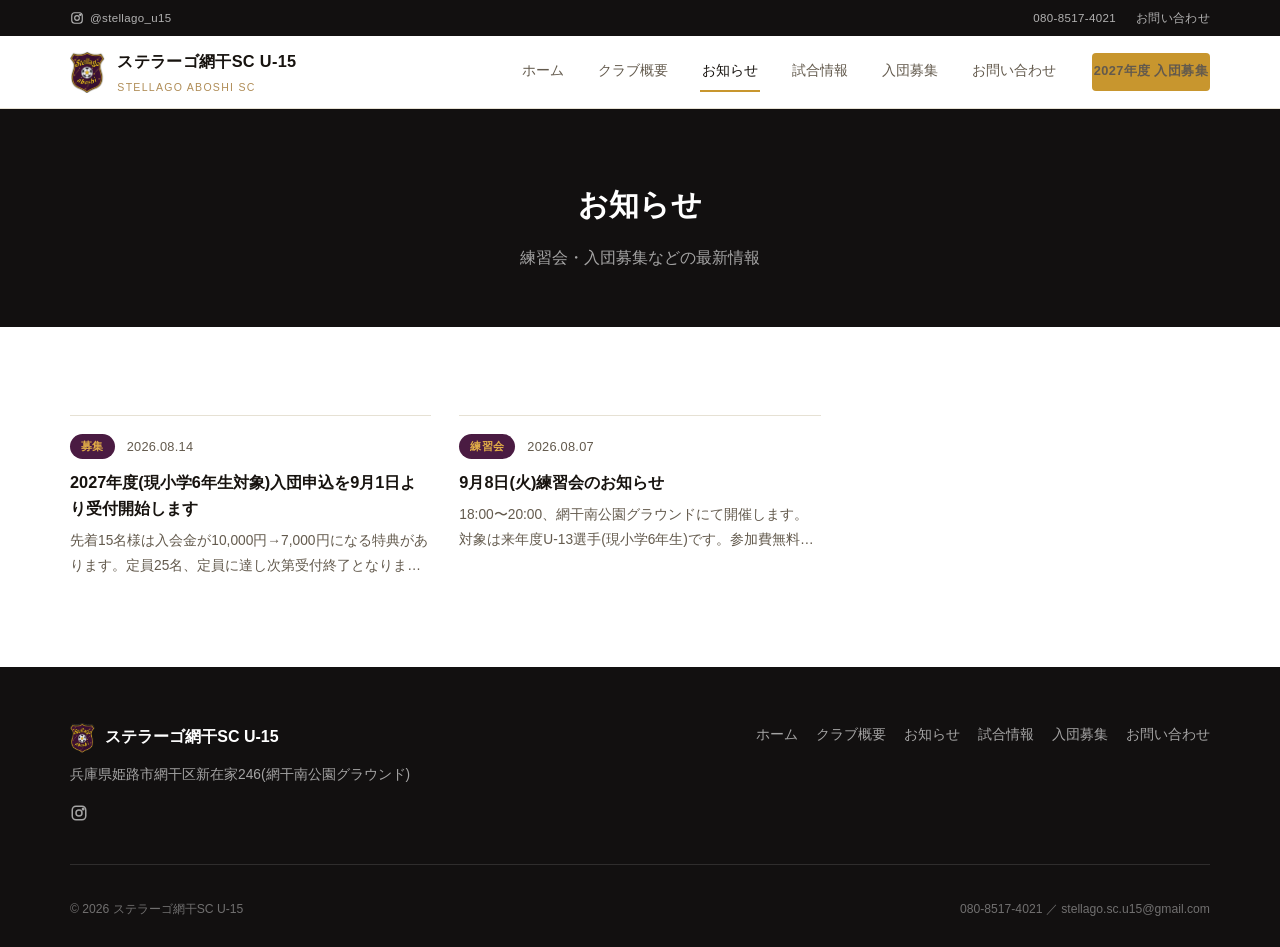
<file: news.html>
<!DOCTYPE html>
<html lang="ja">
<head>
<meta charset="UTF-8">
<meta name="viewport" content="width=device-width, initial-scale=1.0">
<title>お知らせ | ステラーゴ網干SC U-15</title>
<meta name="description" content="ステラーゴ網干SC U-15からのお知らせ一覧です。">
<link rel="preconnect" href="https://fonts.googleapis.com">
<link rel="preconnect" href="https://fonts.gstatic.com" crossorigin>
<link href="https://fonts.googleapis.com/css2?family=Barlow+Condensed:wght@600;700;800&display=swap" rel="stylesheet">
<link rel="stylesheet" href="assets/css/style.css">
</head>
<body>

<div class="util-bar">
  <div class="wrap">
    <div class="util-sns">
      <a href="https://www.instagram.com/stellago_u15/" target="_blank" rel="noopener" aria-label="Instagram">
        <svg viewBox="0 0 24 24" fill="none" stroke="currentColor" stroke-width="2"><rect x="3" y="3" width="18" height="18" rx="5"/><circle cx="12" cy="12" r="4"/><circle cx="17.5" cy="6.5" r="1"/></svg>
        <span style="margin-left:6px;">@stellago_u15</span>
      </a>
    </div>
    <div class="util-links">
      <a href="tel:08085174021">080-8517-4021</a>
      <a href="contact.html">お問い合わせ</a>
    </div>
  </div>
</div>

<header class="site-header">
  <div class="wrap">
    <a href="index.html" class="brand">
      <img src="assets/img/emblem.png" alt="ステラーゴ網干SCエンブレム" class="brand-emblem">
      <span>
        ステラーゴ網干SC U-15
        <span class="en">STELLAGO ABOSHI SC</span>
      </span>
    </a>
    <button class="nav-toggle" aria-label="メニュー">&#9776;</button>
    <nav class="nav">
      <a href="index.html">ホーム</a>
      <a href="about.html">クラブ概要</a>
      <a href="news.html" aria-current="page">お知らせ</a>
      <a href="matches.html">試合情報</a>
      <a href="recruit.html">入団募集</a>
      <a href="contact.html">お問い合わせ</a>
      <a href="recruit.html" class="btn btn-primary btn-sm">2027年度 入団募集</a>
    </nav>
  </div>
</header>

<section class="page-hero">
  <div class="wrap">
    <h1>お知らせ</h1>
    <p>練習会・入団募集などの最新情報</p>
  </div>
</section>

<section class="section">
  <div class="wrap">
    <div class="news-list" data-news-list="all"></div>
  </div>
</section>

<footer class="site-footer">
  <div class="wrap">
    <div class="foot-top">
      <div>
        <div class="foot-brand"><img src="assets/img/emblem.png" alt="" loading="lazy">ステラーゴ網干SC U-15</div>
        <div>兵庫県姫路市網干区新在家246(網干南公園グラウンド)</div>
        <div class="foot-sns">
          <a href="https://www.instagram.com/stellago_u15/" target="_blank" rel="noopener" aria-label="Instagram">
            <svg viewBox="0 0 24 24" fill="none" stroke="currentColor" stroke-width="2"><rect x="3" y="3" width="18" height="18" rx="5"/><circle cx="12" cy="12" r="4"/><circle cx="17.5" cy="6.5" r="1"/></svg>
          </a>
        </div>
      </div>
      <nav class="foot-nav">
        <a href="index.html">ホーム</a>
        <a href="about.html">クラブ概要</a>
        <a href="news.html">お知らせ</a>
        <a href="matches.html">試合情報</a>
        <a href="recruit.html">入団募集</a>
        <a href="contact.html">お問い合わせ</a>
      </nav>
    </div>
    <div class="foot-bottom">
      <span>&copy; 2026 ステラーゴ網干SC U-15</span>
      <span>080-8517-4021 ／ stellago.sc.u15@gmail.com</span>
    </div>
  </div>
</footer>

<script src="assets/js/main.js"></script>
</body>
</html>
</file>
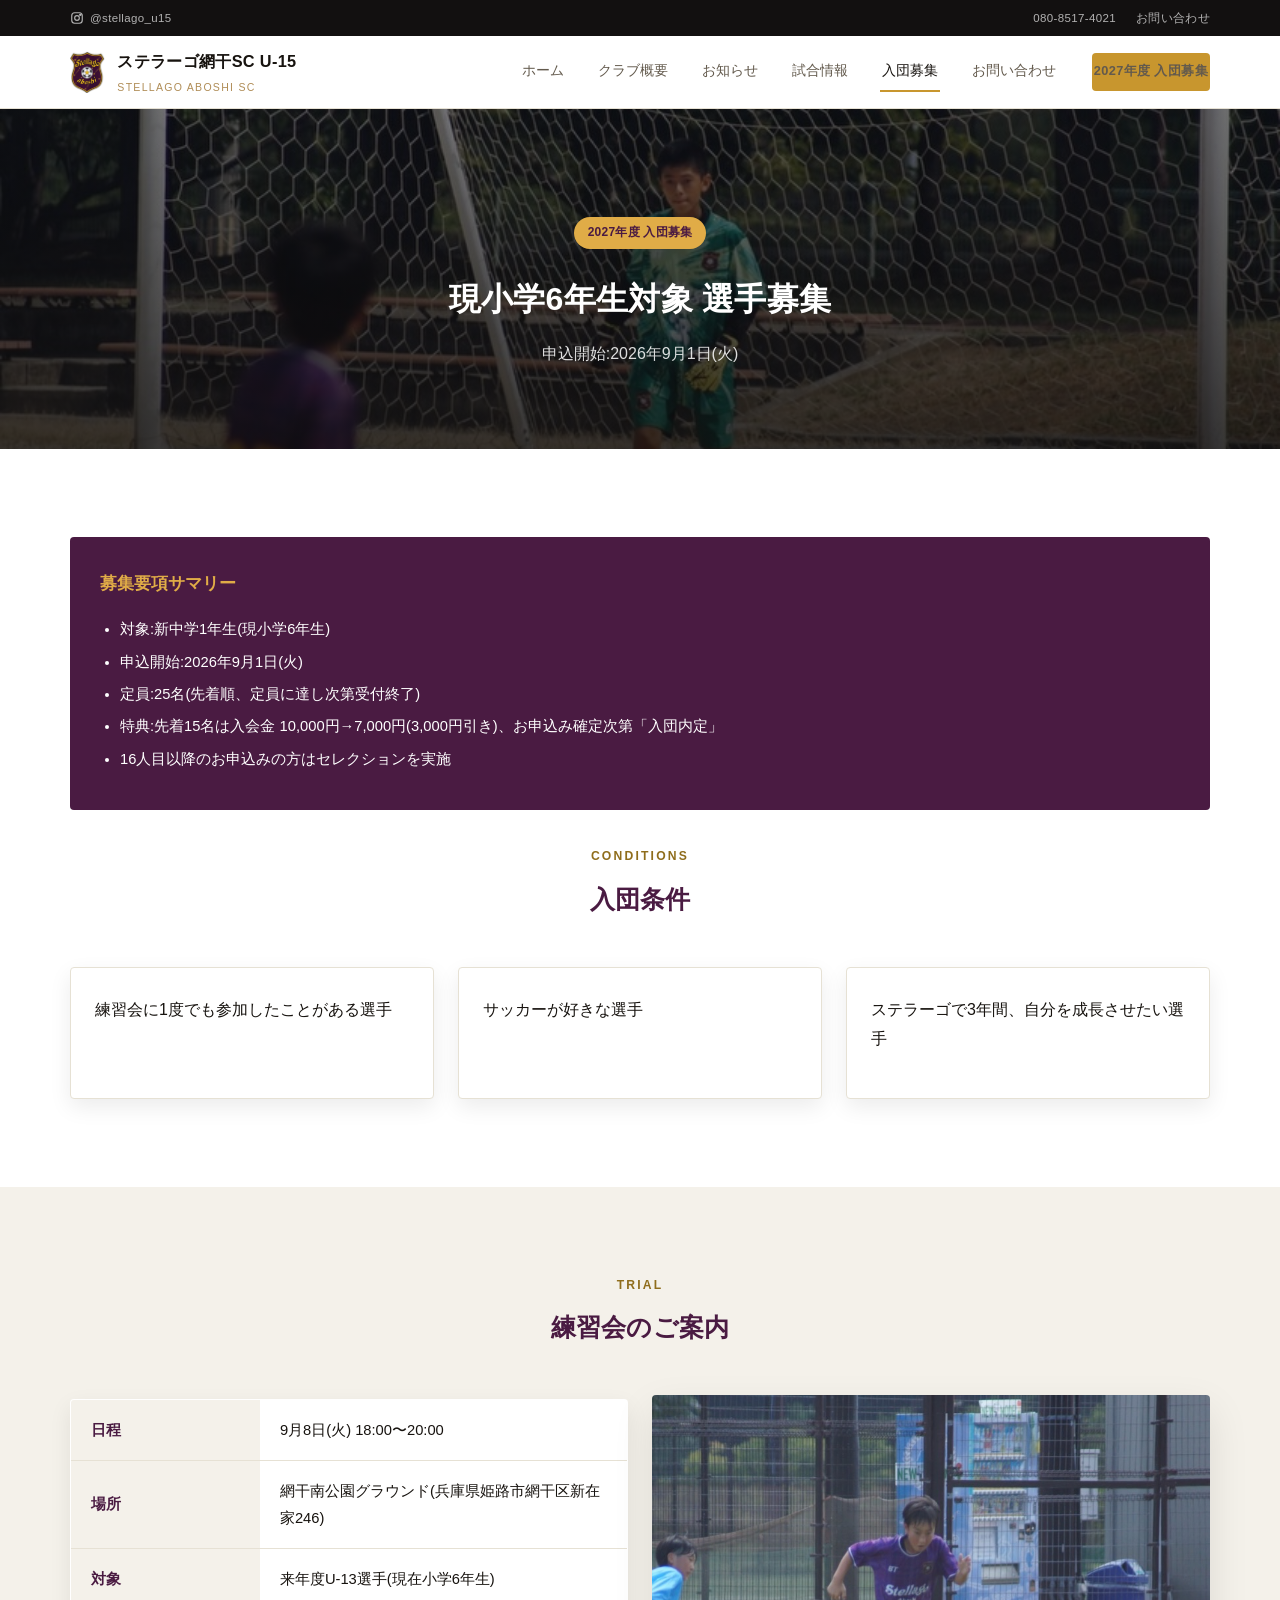
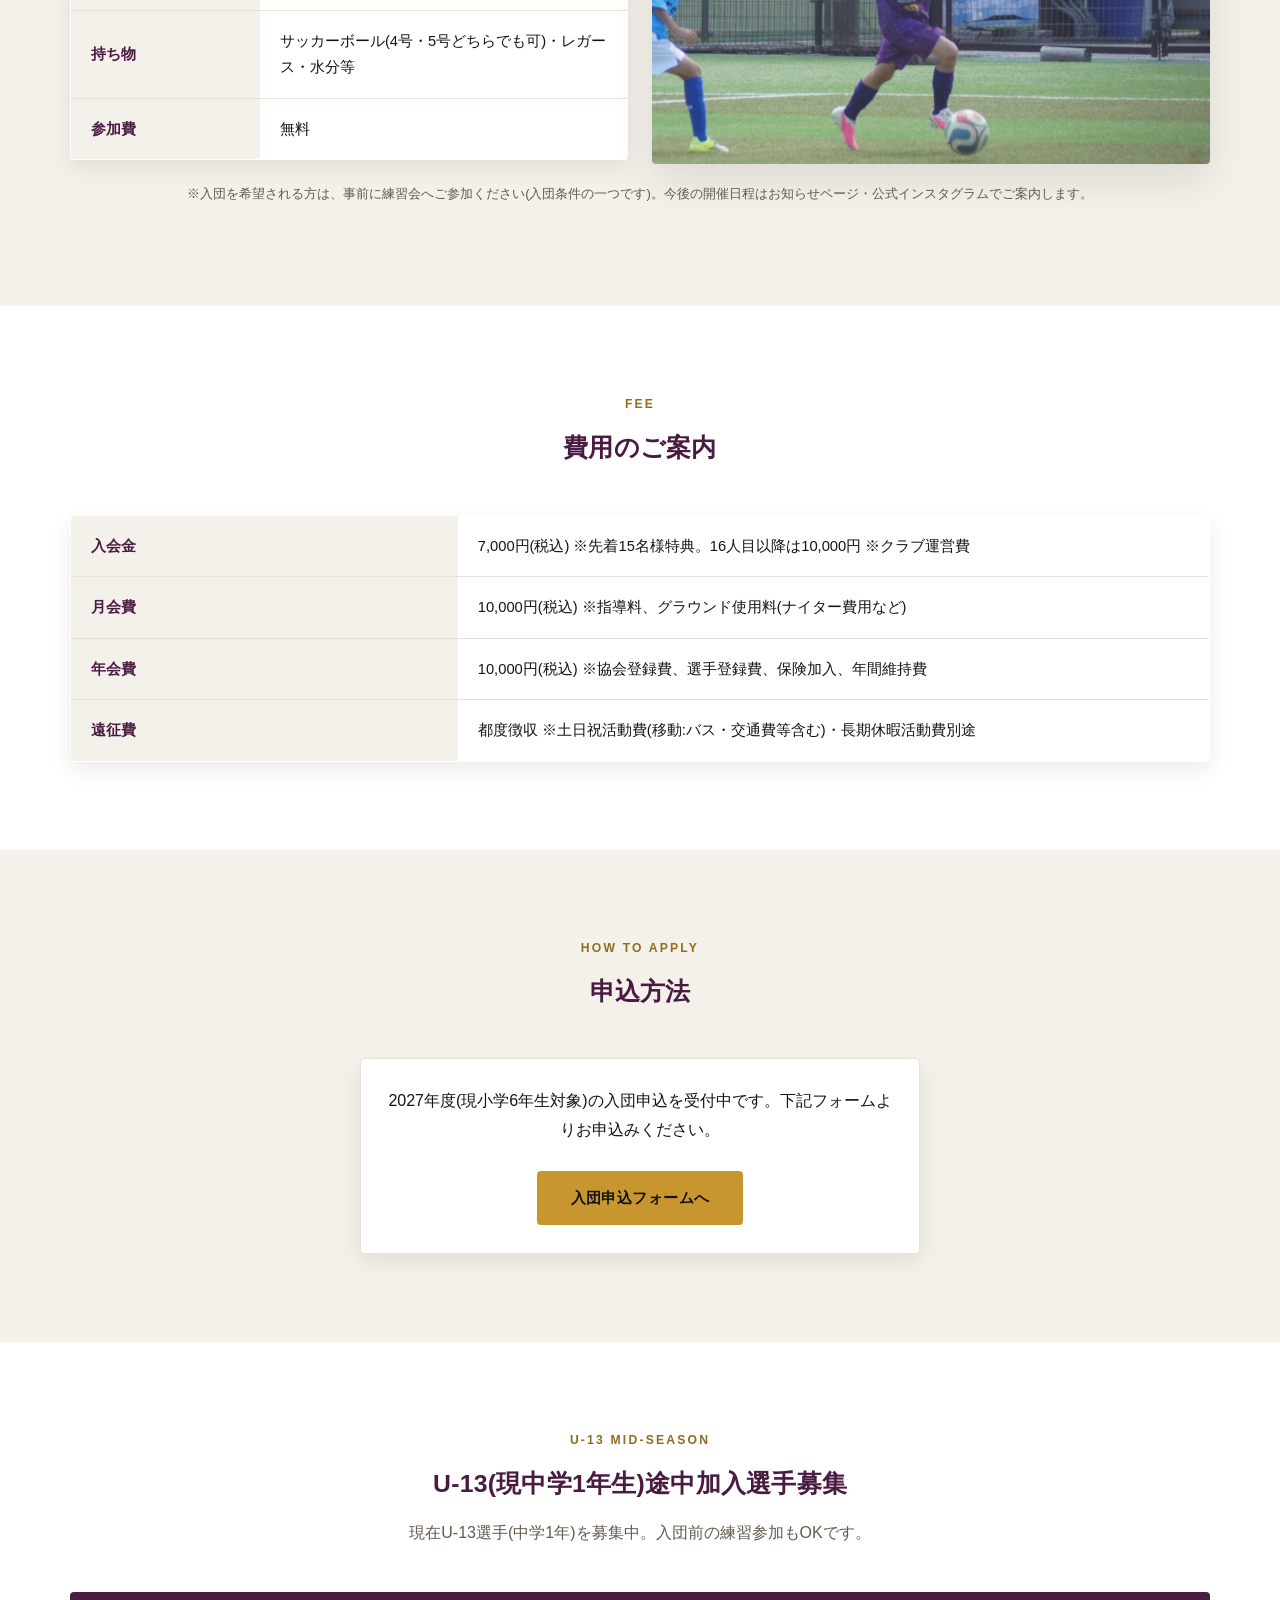
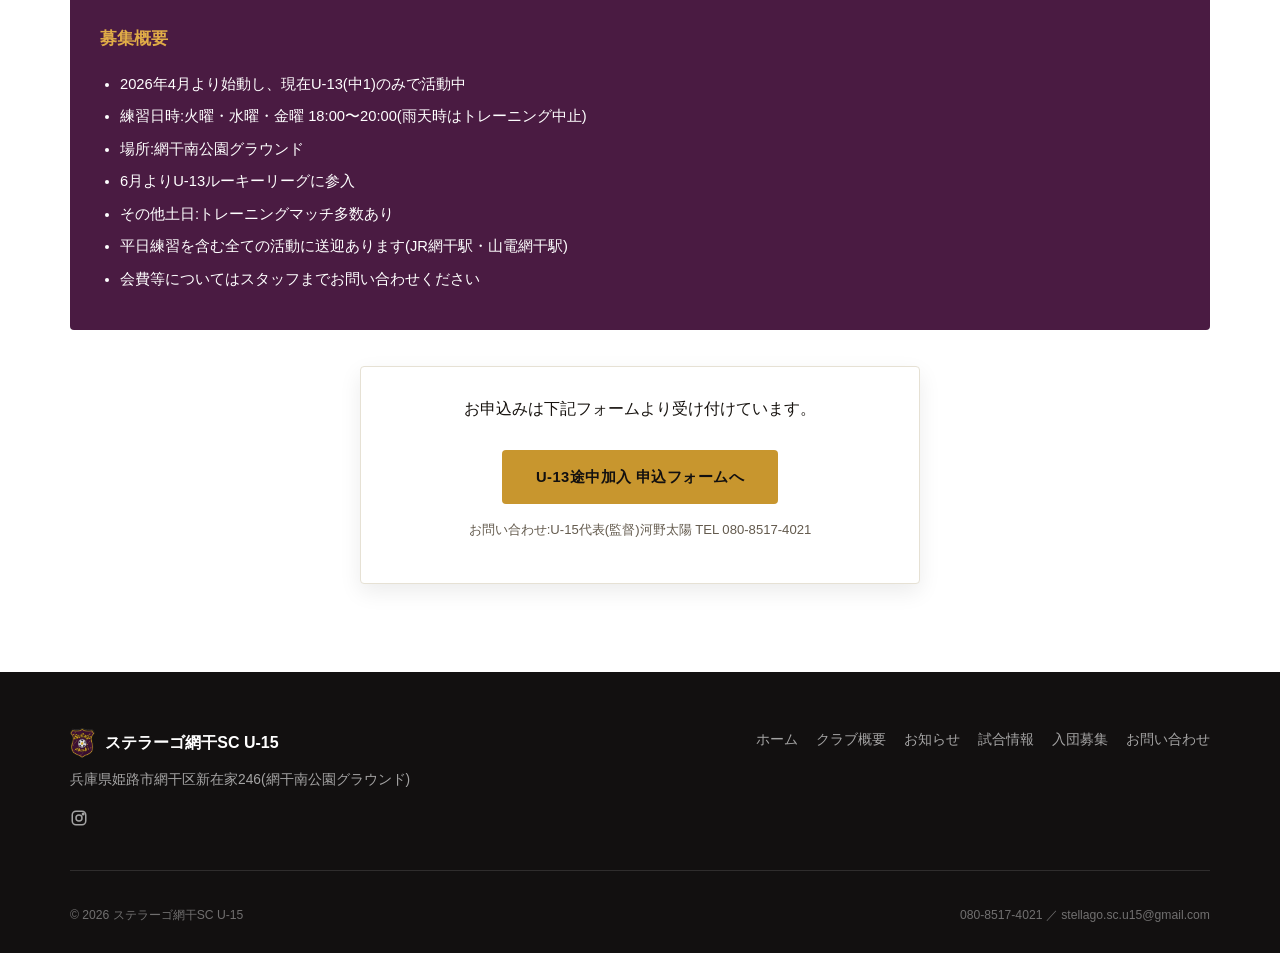
<file: recruit.html>
<!DOCTYPE html>
<html lang="ja">
<head>
<meta charset="UTF-8">
<meta name="viewport" content="width=device-width, initial-scale=1.0">
<title>入団募集 | ステラーゴ網干SC U-15</title>
<meta name="description" content="ステラーゴ網干SC U-15 2027年度(現小学6年生対象)入団募集要項。9月1日申込開始、定員25名。">
<link rel="preconnect" href="https://fonts.googleapis.com">
<link rel="preconnect" href="https://fonts.gstatic.com" crossorigin>
<link href="https://fonts.googleapis.com/css2?family=Barlow+Condensed:wght@600;700;800&display=swap" rel="stylesheet">
<link rel="stylesheet" href="assets/css/style.css">
</head>
<body>

<div class="util-bar">
  <div class="wrap">
    <div class="util-sns">
      <a href="https://www.instagram.com/stellago_u15/" target="_blank" rel="noopener" aria-label="Instagram">
        <svg viewBox="0 0 24 24" fill="none" stroke="currentColor" stroke-width="2"><rect x="3" y="3" width="18" height="18" rx="5"/><circle cx="12" cy="12" r="4"/><circle cx="17.5" cy="6.5" r="1"/></svg>
        <span style="margin-left:6px;">@stellago_u15</span>
      </a>
    </div>
    <div class="util-links">
      <a href="tel:08085174021">080-8517-4021</a>
      <a href="contact.html">お問い合わせ</a>
    </div>
  </div>
</div>

<header class="site-header">
  <div class="wrap">
    <a href="index.html" class="brand">
      <img src="assets/img/emblem.png" alt="ステラーゴ網干SCエンブレム" class="brand-emblem">
      <span>
        ステラーゴ網干SC U-15
        <span class="en">STELLAGO ABOSHI SC</span>
      </span>
    </a>
    <button class="nav-toggle" aria-label="メニュー">&#9776;</button>
    <nav class="nav">
      <a href="index.html">ホーム</a>
      <a href="about.html">クラブ概要</a>
      <a href="news.html">お知らせ</a>
      <a href="matches.html">試合情報</a>
      <a href="recruit.html" aria-current="page">入団募集</a>
      <a href="contact.html">お問い合わせ</a>
      <a href="recruit.html" class="btn btn-primary btn-sm">2027年度 入団募集</a>
    </nav>
  </div>
</header>

<section class="page-hero-photo" style="background-image:url('assets/img/photo-goalkeeper.jpg');">
  <div class="wrap">
    <span class="badge">2027年度 入団募集</span>
    <h1 style="margin-top:14px;">現小学6年生対象 選手募集</h1>
    <p>申込開始:2026年9月1日(火)</p>
  </div>
</section>

<section class="section">
  <div class="wrap">
    <div class="highlight-box">
      <h3>募集要項サマリー</h3>
      <ul>
        <li>対象:新中学1年生(現小学6年生)</li>
        <li>申込開始:2026年9月1日(火)</li>
        <li>定員:25名(先着順、定員に達し次第受付終了)</li>
        <li>特典:先着15名は入会金 10,000円→7,000円(3,000円引き)、お申込み確定次第「入団内定」</li>
        <li>16人目以降のお申込みの方はセレクションを実施</li>
      </ul>
    </div>

    <div class="section-head">
      <span class="en">CONDITIONS</span>
      <h2>入団条件</h2>
    </div>
    <div class="grid grid-3">
      <div class="card"><p class="mt-0">練習会に1度でも参加したことがある選手</p></div>
      <div class="card"><p class="mt-0">サッカーが好きな選手</p></div>
      <div class="card"><p class="mt-0">ステラーゴで3年間、自分を成長させたい選手</p></div>
    </div>
  </div>
</section>

<section class="section section-alt">
  <div class="wrap">
    <div class="section-head">
      <span class="en">TRIAL</span>
      <h2>練習会のご案内</h2>
    </div>
    <div class="grid grid-2" style="align-items:center;">
      <table class="info-table">
        <tr><th>日程</th><td>9月8日(火) 18:00〜20:00</td></tr>
        <tr><th>場所</th><td>網干南公園グラウンド(兵庫県姫路市網干区新在家246)</td></tr>
        <tr><th>対象</th><td>来年度U-13選手(現在小学6年生)</td></tr>
        <tr><th>持ち物</th><td>サッカーボール(4号・5号どちらでも可)・レガース・水分等</td></tr>
        <tr><th>参加費</th><td>無料</td></tr>
      </table>
      <img src="assets/img/photo-dribble.jpg" alt="練習中の選手" loading="lazy" style="width:100%;height:100%;min-height:220px;object-fit:cover;border-radius:var(--radius);box-shadow:var(--shadow);">
    </div>
    <p class="small-note text-center" style="margin-top:18px;">※入団を希望される方は、事前に練習会へご参加ください(入団条件の一つです)。今後の開催日程はお知らせページ・公式インスタグラムでご案内します。</p>
  </div>
</section>

<section class="section">
  <div class="wrap">
    <div class="section-head">
      <span class="en">FEE</span>
      <h2>費用のご案内</h2>
    </div>
    <table class="info-table">
      <tr><th>入会金</th><td>7,000円(税込) ※先着15名様特典。16人目以降は10,000円 ※クラブ運営費</td></tr>
      <tr><th>月会費</th><td>10,000円(税込) ※指導料、グラウンド使用料(ナイター費用など)</td></tr>
      <tr><th>年会費</th><td>10,000円(税込) ※協会登録費、選手登録費、保険加入、年間維持費</td></tr>
      <tr><th>遠征費</th><td>都度徴収 ※土日祝活動費(移動:バス・交通費等含む)・長期休暇活動費別途</td></tr>
    </table>
  </div>
</section>

<section class="section section-alt">
  <div class="wrap">
    <div class="section-head">
      <span class="en">HOW TO APPLY</span>
      <h2>申込方法</h2>
    </div>
    <div class="card text-center" data-apply-pending style="max-width:560px;margin:0 auto;">
      <p class="mt-0">入団申込フォームは現在準備中です。公開まで、お電話・メールにてお気軽にお問い合わせください。</p>
      <a href="contact.html" class="btn btn-primary" style="margin-top:10px;">お問い合わせページへ</a>
    </div>
    <div class="card text-center" data-apply-open style="max-width:560px;margin:0 auto;display:none;">
      <p class="mt-0">2027年度(現小学6年生対象)の入団申込を受付中です。下記フォームよりお申込みください。</p>
      <a href="https://docs.google.com/forms/d/e/1FAIpQLSc1GV6E-26Iu3yFHbA-qpETt1_GinxMPZvuENRTyOsFujZBAQ/viewform" data-apply-form-link target="_blank" rel="noopener" class="btn btn-primary" style="margin-top:10px;">入団申込フォームへ</a>
    </div>
  </div>
</section>

<section class="section" id="u13">
  <div class="wrap">
    <div class="section-head">
      <span class="en">U-13 MID-SEASON</span>
      <h2>U-13(現中学1年生)途中加入選手募集</h2>
      <p>現在U-13選手(中学1年)を募集中。入団前の練習参加もOKです。</p>
    </div>
    <div class="highlight-box">
      <h3>募集概要</h3>
      <ul>
        <li>2026年4月より始動し、現在U-13(中1)のみで活動中</li>
        <li>練習日時:火曜・水曜・金曜 18:00〜20:00(雨天時はトレーニング中止)</li>
        <li>場所:網干南公園グラウンド</li>
        <li>6月よりU-13ルーキーリーグに参入</li>
        <li>その他土日:トレーニングマッチ多数あり</li>
        <li>平日練習を含む全ての活動に送迎あります(JR網干駅・山電網干駅)</li>
        <li>会費等についてはスタッフまでお問い合わせください</li>
      </ul>
    </div>
    <div class="card text-center" style="max-width:560px;margin:0 auto;">
      <p class="mt-0">お申込みは下記フォームより受け付けています。</p>
      <a href="https://docs.google.com/forms/d/1vaQvriegRfBeWMOOgj0d8nK291OKoH4fIazk68Sr3rc/viewform" target="_blank" rel="noopener" class="btn btn-primary" style="margin-top:10px;">U-13途中加入 申込フォームへ</a>
      <p class="small-note" style="margin-top:14px;">お問い合わせ:U-15代表(監督)河野太陽 TEL 080-8517-4021</p>
    </div>
  </div>
</section>

<footer class="site-footer">
  <div class="wrap">
    <div class="foot-top">
      <div>
        <div class="foot-brand"><img src="assets/img/emblem.png" alt="" loading="lazy">ステラーゴ網干SC U-15</div>
        <div>兵庫県姫路市網干区新在家246(網干南公園グラウンド)</div>
        <div class="foot-sns">
          <a href="https://www.instagram.com/stellago_u15/" target="_blank" rel="noopener" aria-label="Instagram">
            <svg viewBox="0 0 24 24" fill="none" stroke="currentColor" stroke-width="2"><rect x="3" y="3" width="18" height="18" rx="5"/><circle cx="12" cy="12" r="4"/><circle cx="17.5" cy="6.5" r="1"/></svg>
          </a>
        </div>
      </div>
      <nav class="foot-nav">
        <a href="index.html">ホーム</a>
        <a href="about.html">クラブ概要</a>
        <a href="news.html">お知らせ</a>
        <a href="matches.html">試合情報</a>
        <a href="recruit.html">入団募集</a>
        <a href="contact.html">お問い合わせ</a>
      </nav>
    </div>
    <div class="foot-bottom">
      <span>&copy; 2026 ステラーゴ網干SC U-15</span>
      <span>080-8517-4021 ／ stellago.sc.u15@gmail.com</span>
    </div>
  </div>
</footer>

<script src="assets/js/main.js"></script>
</body>
</html>
</file>
<file: assets/css/style.css>
:root {
  /* ベース: white / black を軸にしたクラブブランドカラー */
  --color-bg: #ffffff;
  --color-bg-soft: #f4f1ea;
  --color-line: #e6e1d4;
  --color-wood: #b08d57;
  --color-wood-light: #d9c39e;
  --color-ink: #17130f;
  --color-ink-soft: #635a4d;
  --color-white: #ffffff;
  --color-black: #121010;
  --color-black-soft: #1e1a16;

  /* アクセント: エンブレム紫(セカンダリ) x マスタードイエロー(プライマリ) */
  --color-purple: #4a1b42;
  --color-purple-deep: #2e1029;
  --color-gold: #c8962e;
  --color-gold-light: #e0ac47;
  --color-gold-deep: #8f6d1c;

  --max-width: 1180px;
  --max-width-wide: 1320px;
  --radius: 4px;
  --shadow: 0 16px 40px rgba(18, 16, 12, 0.10);
  --shadow-sm: 0 8px 22px rgba(18, 16, 12, 0.08);
  --ease: cubic-bezier(0.16, 0.84, 0.44, 1);
  /* 英字の大見出し用ディスプレイフォント(Barlow Condensed)。日本語文字は自動でフォールバック */
  --font-display: "Barlow Condensed", "Helvetica Neue", Arial, "Hiragino Sans", "Noto Sans JP", sans-serif;
}

* { box-sizing: border-box; }

html { scroll-behavior: smooth; }

body {
  margin: 0;
  font-family: "Hiragino Sans", "Noto Sans JP", "Yu Gothic", sans-serif;
  color: var(--color-ink);
  background: var(--color-bg);
  line-height: 1.8;
  -webkit-font-smoothing: antialiased;
}

img { max-width: 100%; display: block; }

a { color: inherit; text-decoration: none; }

.wrap {
  max-width: var(--max-width);
  margin: 0 auto;
  padding: 0 20px;
}

.wrap-wide {
  max-width: var(--max-width-wide);
  margin: 0 auto;
  padding: 0 20px;
}

/* ------------------------------------------------------------------ */
/* Utility bar (公式感を出す最小限の上部バー / モバイルでは非表示)   */
/* ------------------------------------------------------------------ */
.util-bar {
  background: var(--color-black);
  color: rgba(255, 255, 255, 0.7);
}
.util-bar .wrap {
  display: flex;
  align-items: center;
  justify-content: space-between;
  height: 36px;
  font-size: 0.72rem;
  letter-spacing: 0.03em;
}
.util-sns { display: flex; align-items: center; gap: 16px; }
.util-sns a { color: rgba(255, 255, 255, 0.68); transition: color 0.2s; display: flex; align-items: center; }
.util-sns a:hover { color: var(--color-gold-light); }
.util-sns svg { width: 14px; height: 14px; }
.util-links { display: flex; align-items: center; gap: 20px; }
.util-links a { color: rgba(255, 255, 255, 0.68); transition: color 0.2s; }
.util-links a:hover { color: var(--color-gold-light); }

@media (max-width: 760px) {
  .util-bar { display: none; }
}

/* Header */
.site-header {
  position: sticky;
  top: 0;
  z-index: 100;
  background: rgba(255, 255, 255, 0.97);
  backdrop-filter: saturate(140%) blur(8px);
  color: var(--color-ink);
  border-bottom: 1px solid var(--color-line);
  transition: box-shadow 0.25s var(--ease);
}
.site-header.is-scrolled { box-shadow: 0 6px 20px rgba(18, 16, 12, 0.06); }

.site-header .wrap {
  display: flex;
  align-items: center;
  justify-content: space-between;
  height: 72px;
}

.brand {
  display: flex;
  align-items: center;
  gap: 12px;
  font-weight: 700;
  font-size: 1.02rem;
  letter-spacing: 0.02em;
  color: var(--color-ink);
}

.brand-emblem {
  height: 42px;
  width: auto;
  flex-shrink: 0;
}

.brand .en {
  display: block;
  font-size: 0.66rem;
  font-weight: 500;
  color: var(--color-wood);
  letter-spacing: 0.12em;
  margin-top: 2px;
}

.nav { display: flex; align-items: center; gap: 30px; font-size: 0.9rem; }

.nav a {
  padding: 6px 2px;
  color: var(--color-ink-soft);
  border-bottom: 2px solid transparent;
  transition: border-color 0.2s, color 0.2s;
}

.nav a:hover, .nav a[aria-current="page"] {
  color: var(--color-ink);
  border-color: var(--color-gold);
}

.nav .btn-sm { margin-left: 4px; }

.nav-toggle {
  display: none;
  background: none;
  border: none;
  color: var(--color-ink);
  font-size: 1.5rem;
  cursor: pointer;
  line-height: 1;
}

@media (max-width: 760px) {
  .nav {
    position: absolute;
    top: 72px;
    left: 0;
    right: 0;
    background: var(--color-white);
    border-bottom: 1px solid var(--color-line);
    flex-direction: column;
    align-items: stretch;
    gap: 0;
    max-height: 0;
    overflow: hidden;
    transition: max-height 0.3s var(--ease);
  }
  .nav.open { max-height: 520px; }
  .nav a { padding: 15px 20px; border-bottom: 1px solid var(--color-line); }
  .nav .btn-sm { margin: 12px 20px 16px; text-align: center; }
  .nav-toggle { display: block; }
}

/* ------------------------------------------------------------------ */
/* Hero (photo slideshow, index専用) — 写真を主役に、ブランド宣言を重ねる */
/* ------------------------------------------------------------------ */
.hero {
  position: relative;
  color: var(--color-white);
  height: min(92vh, 760px);
  min-height: 520px;
  overflow: hidden;
  display: flex;
  align-items: flex-end;
  background: var(--color-black);
}

.hero-slides { position: absolute; inset: 0; }

.hero-slide {
  position: absolute;
  inset: 0;
  background-size: cover;
  background-position: center 30%;
  opacity: 0;
  transition: opacity 1.8s ease;
}
.hero-slide.is-active { opacity: 1; }

.hero::after {
  content: "";
  position: absolute;
  inset: 0;
  background:
    linear-gradient(0deg, rgba(12, 10, 8, 0.86) 0%, rgba(12, 10, 8, 0.2) 48%, rgba(12, 10, 8, 0.05) 70%),
    linear-gradient(180deg, rgba(12, 10, 8, 0.42) 0%, rgba(12, 10, 8, 0) 30%);
  pointer-events: none;
}

.hero-content {
  position: relative;
  z-index: 1;
  width: 100%;
  padding-bottom: 64px;
}

.hero-tag {
  display: inline-flex;
  align-items: center;
  gap: 8px;
  color: var(--color-gold-light);
  letter-spacing: 0.22em;
  font-size: 0.72rem;
  font-weight: 700;
  margin-bottom: 22px;
}
.hero-tag::before {
  content: "";
  width: 22px;
  height: 1px;
  background: var(--color-gold-light);
}

.hero-statement {
  font-size: clamp(1.5rem, 3.4vw, 2rem);
  font-weight: 700;
  letter-spacing: 0.01em;
  margin: 0 0 14px;
  color: rgba(255, 255, 255, 0.95);
}

.hero-brandwords {
  display: flex;
  flex-wrap: wrap;
  gap: 0.35em 0.6em;
  font-size: clamp(2.2rem, 7vw, 4.6rem);
  font-weight: 800;
  letter-spacing: 0.01em;
  line-height: 1.02;
  margin: 0 0 28px;
  text-transform: uppercase;
  font-family: var(--font-display);
}
.hero-brandwords span { white-space: nowrap; }
.hero-brandwords .slash { color: var(--color-gold-light); font-weight: 400; opacity: 0.7; }

.hero-actions { margin-top: 6px; display: flex; flex-wrap: wrap; gap: 12px; }

.hero-scroll-cue {
  position: absolute;
  right: 28px;
  bottom: 28px;
  z-index: 1;
  display: flex;
  flex-direction: column;
  align-items: center;
  gap: 8px;
  color: rgba(255, 255, 255, 0.75);
  font-size: 0.66rem;
  letter-spacing: 0.18em;
}
.hero-scroll-cue .line {
  width: 1px;
  height: 34px;
  background: linear-gradient(180deg, rgba(255,255,255,0.75), rgba(255,255,255,0));
  animation: heroScrollCue 1.8s ease-in-out infinite;
}
@keyframes heroScrollCue {
  0% { transform: scaleY(0.3); transform-origin: top; opacity: 0.4; }
  50% { transform: scaleY(1); transform-origin: top; opacity: 1; }
  100% { transform: scaleY(0.3); transform-origin: bottom; opacity: 0.4; }
}

@media (max-width: 700px) {
  .hero { height: min(86vh, 640px); min-height: 480px; align-items: flex-end; }
  .hero-content { padding-bottom: 40px; }
  .hero-statement { font-size: 1.15rem; }
  .hero-brandwords { font-size: clamp(1.9rem, 11vw, 2.8rem); gap: 0.2em 0.45em; margin-bottom: 22px; }
  .hero-scroll-cue { display: none; }
  .hero-actions .btn { flex: 1 1 auto; text-align: center; }
}

/* ------------------------------------------------------------------ */
/* Buttons                                                             */
/* ------------------------------------------------------------------ */
.btn {
  display: inline-block;
  padding: 14px 34px;
  border-radius: var(--radius);
  font-weight: 700;
  font-size: 0.92rem;
  letter-spacing: 0.03em;
  transition: transform 0.15s var(--ease), box-shadow 0.15s var(--ease), background 0.15s, color 0.15s, border-color 0.15s;
}

.btn-primary { background: var(--color-gold); color: var(--color-black); }
.btn-primary:hover { transform: translateY(-2px); box-shadow: 0 10px 24px rgba(200,150,46,0.35); background: var(--color-gold-light); }

.btn-outline { border: 1px solid rgba(255,255,255,0.55); color: var(--color-white); }
.btn-outline:hover { border-color: var(--color-gold-light); color: var(--color-gold-light); transform: translateY(-2px); }

.btn-dark { background: var(--color-black); color: var(--color-white); }
.btn-dark:hover { background: var(--color-black-soft); transform: translateY(-2px); }

.btn-sm { padding: 10px 24px; font-size: 0.8rem; }

/* ------------------------------------------------------------------ */
/* Section shell                                                       */
/* ------------------------------------------------------------------ */
.section { padding: 88px 0; }
.section-tight { padding: 56px 0; }
.section-alt { background: var(--color-bg-soft); }
.section-dark { background: var(--color-black); color: var(--color-white); }
.section-dark .section-top .en { color: var(--color-gold-light); }
.section-dark .section-top .ja { color: rgba(255,255,255,0.6); }

.section-head { text-align: center; margin-bottom: 44px; }
.section-head .en {
  display: block;
  color: var(--color-gold-deep);
  font-weight: 700;
  letter-spacing: 0.18em;
  font-size: 0.76rem;
  margin-bottom: 10px;
}
.section-head h2 { font-size: 1.55rem; margin: 0; color: var(--color-purple); letter-spacing: 0.01em; }
.section-head p { color: var(--color-ink-soft); margin-top: 12px; }

/* 大見出しラベル: 英字を大きく、日本語を添える(公式クラブ感の中核パターン) */
.section-top {
  display: flex;
  justify-content: space-between;
  align-items: flex-end;
  flex-wrap: wrap;
  gap: 16px;
  margin-bottom: 40px;
}
.section-top .label {
  display: flex;
  align-items: baseline;
  gap: 14px;
  flex-wrap: wrap;
}
.section-top .en {
  font-size: clamp(1.7rem, 3.6vw, 2.4rem);
  font-weight: 800;
  letter-spacing: 0.01em;
  color: var(--color-ink);
  line-height: 1;
  text-transform: uppercase;
  font-family: var(--font-display);
}
.section-top .ja { font-size: 0.86rem; color: var(--color-ink-soft); letter-spacing: 0.06em; }
.section-top p { flex-basis: 100%; margin: 0; color: var(--color-ink-soft); font-size: 0.9rem; }

.view-all {
  display: inline-flex;
  align-items: center;
  gap: 7px;
  font-size: 0.8rem;
  font-weight: 700;
  letter-spacing: 0.06em;
  color: var(--color-ink);
  border-bottom: 1px solid var(--color-ink);
  padding-bottom: 3px;
  transition: color 0.2s, border-color 0.2s, gap 0.2s;
  white-space: nowrap;
}
.view-all:hover { color: var(--color-gold-deep); border-color: var(--color-gold-deep); gap: 11px; }
.view-all .arrow { transition: transform 0.2s var(--ease); font-size: 1rem; line-height: 1; }
.view-all:hover .arrow { transform: translateX(3px); }
.section-dark .view-all { color: var(--color-white); border-color: rgba(255,255,255,0.5); }
.section-dark .view-all:hover { color: var(--color-gold-light); border-color: var(--color-gold-light); }

/* ------------------------------------------------------------------ */
/* Cards / grid                                                        */
/* ------------------------------------------------------------------ */
.grid { display: grid; gap: 24px; }
.grid-2 { grid-template-columns: repeat(2, 1fr); }
.grid-3 { grid-template-columns: repeat(3, 1fr); }
.grid-5 { grid-template-columns: repeat(5, 1fr); }

@media (max-width: 760px) {
  .grid-2, .grid-3, .grid-5 { grid-template-columns: 1fr 1fr; }
}
@media (max-width: 500px) {
  .grid-2, .grid-3, .grid-5 { grid-template-columns: 1fr; }
}

.card {
  background: var(--color-white);
  border: 1px solid var(--color-line);
  border-radius: var(--radius);
  padding: 28px 24px;
  box-shadow: var(--shadow-sm);
  transition: transform 0.25s var(--ease), box-shadow 0.25s var(--ease);
}

.value-card { text-align: center; padding: 24px 14px; }
.value-card .num {
  width: 40px; height: 40px;
  border-radius: 50%;
  background: var(--color-purple);
  color: var(--color-gold-light);
  display: flex; align-items: center; justify-content: center;
  font-weight: 700;
  margin: 0 auto 14px;
  font-size: 0.9rem;
}
.value-card h3 { margin: 0 0 8px; font-size: 1rem; color: var(--color-purple); }
.value-card p { font-size: 0.85rem; color: var(--color-ink-soft); margin: 0; }

/* Brand pillars (WONDER / UNIQUE / OUR TEAM) */
.pillar-grid { display: grid; grid-template-columns: repeat(3, 1fr); gap: 24px; }
.pillar-card {
  position: relative;
  padding: 34px 26px;
  border: 1px solid var(--color-line);
  border-radius: var(--radius);
  background: var(--color-white);
  transition: transform 0.25s var(--ease), box-shadow 0.25s var(--ease), border-color 0.25s;
}
.pillar-card:hover { transform: translateY(-4px); box-shadow: var(--shadow); border-color: var(--color-gold); }
.pillar-card .pillar-index { font-size: 0.72rem; letter-spacing: 0.14em; color: var(--color-gold-deep); font-weight: 700; margin-bottom: 14px; }
.pillar-card h3 { font-size: 1.5rem; margin: 0 0 10px; letter-spacing: 0.02em; color: var(--color-ink); font-family: var(--font-display); }
.pillar-card p { margin: 0; color: var(--color-ink-soft); font-size: 0.9rem; }
@media (max-width: 760px) { .pillar-grid { grid-template-columns: 1fr; } }

/* Tile links (CLUB / RECRUIT / U-13) */
.tile-grid { display: grid; grid-template-columns: repeat(3, 1fr); gap: 22px; }
.tile-link {
  display: block;
  position: relative;
  border-radius: var(--radius);
  overflow: hidden;
  background: var(--color-black);
  box-shadow: var(--shadow-sm);
}
.tile-link .tile-photo {
  height: 200px;
  background-size: cover;
  background-position: center;
  transition: transform 0.5s var(--ease);
}
.tile-link:hover .tile-photo { transform: scale(1.06); }
.tile-link .tile-label {
  display: flex;
  align-items: center;
  justify-content: space-between;
  padding: 18px 20px;
  color: var(--color-white);
}
.tile-link .tile-label .txt .en {
  display: block;
  font-weight: 800;
  font-size: 1.1rem;
  letter-spacing: 0.03em;
  text-transform: uppercase;
  font-family: var(--font-display);
}
.tile-link .tile-label .txt .ja { font-size: 0.76rem; color: rgba(255,255,255,0.6); margin-top: 2px; display: block; }
.tile-link .tile-label .chev { color: var(--color-gold-light); font-size: 1.2rem; transition: transform 0.25s var(--ease); }
.tile-link:hover .tile-label .chev { transform: translateX(4px); }

@media (max-width: 760px) { .tile-grid { grid-template-columns: 1fr; } }

/* Photo banner / gallery */
.photo-banner {
  position: relative;
  height: 320px;
  border-radius: var(--radius);
  overflow: hidden;
  background-size: cover;
  background-position: center;
  display: flex;
  align-items: flex-end;
}
.photo-banner::before {
  content: "";
  position: absolute; inset: 0;
  background: linear-gradient(0deg, rgba(12,10,8,0.68) 0%, rgba(12,10,8,0) 55%);
}
.photo-banner .caption {
  position: relative;
  color: var(--color-white);
  padding: 24px 28px;
  font-size: 0.85rem;
  letter-spacing: 0.08em;
}
.photo-banner .caption .en {
  display: block;
  color: var(--color-gold-light);
  font-size: 0.72rem;
  letter-spacing: 0.15em;
  margin-bottom: 6px;
}
@media (max-width: 600px) { .photo-banner { height: 220px; } }

.photo-grid { display: grid; grid-template-columns: repeat(2, 1fr); gap: 18px; }
.photo-grid img {
  width: 100%;
  height: 260px;
  object-fit: cover;
  border-radius: var(--radius);
  box-shadow: var(--shadow-sm);
  transition: transform 0.4s var(--ease);
}
.photo-grid a:hover img,
.photo-grid img:hover { transform: scale(1.03); }
@media (max-width: 600px) {
  .photo-grid { grid-template-columns: 1fr; }
  .photo-grid img { height: 220px; }
}

/* Instagram-style square grid */
.insta-grid { display: grid; grid-template-columns: repeat(4, 1fr); gap: 4px; }
.insta-grid a {
  position: relative;
  display: block;
  aspect-ratio: 1 / 1;
  overflow: hidden;
  background: var(--color-bg-soft);
}
.insta-grid img { width: 100%; height: 100%; object-fit: cover; transition: transform 0.5s var(--ease); }
.insta-grid a:hover img { transform: scale(1.08); }
.insta-grid a::after {
  content: "";
  position: absolute; inset: 0;
  background: rgba(18,16,12,0);
  transition: background 0.25s;
}
.insta-grid a:hover::after { background: rgba(18,16,12,0.15); }
@media (max-width: 700px) { .insta-grid { grid-template-columns: repeat(2, 1fr); gap: 6px; } }

/* Info table */
.info-table {
  width: 100%;
  border-collapse: collapse;
  background: var(--color-white);
  border-radius: var(--radius);
  overflow: hidden;
  box-shadow: var(--shadow-sm);
  border: 1px solid var(--color-line);
}
.info-table th, .info-table td {
  text-align: left;
  padding: 17px 20px;
  border-bottom: 1px solid var(--color-line);
  font-size: 0.92rem;
}
.info-table th {
  width: 34%;
  color: var(--color-purple);
  background: var(--color-bg-soft);
  font-weight: 700;
}
.info-table tr:last-child th, .info-table tr:last-child td { border-bottom: none; }

@media (max-width: 560px) {
  .info-table th { width: 40%; font-size: 0.85rem; }
  .info-table td { font-size: 0.85rem; }
}

/* ------------------------------------------------------------------ */
/* News — カード形式(公式クラブサイトらしい一覧)                       */
/* ------------------------------------------------------------------ */
.news-list {
  display: grid;
  grid-template-columns: repeat(3, 1fr);
  gap: 30px 28px;
}
.news-card {
  display: flex;
  flex-direction: column;
  padding-top: 18px;
  border-top: 1px solid var(--color-line);
  transition: transform 0.25s var(--ease);
}
.news-card:hover { transform: translateY(-3px); }
.news-card .news-card-top {
  display: flex;
  align-items: center;
  gap: 12px;
  margin-bottom: 10px;
}
.news-card time { color: var(--color-ink-soft); font-size: 0.8rem; letter-spacing: 0.02em; }
.news-card h3 {
  margin: 0 0 8px;
  font-size: 1.02rem;
  line-height: 1.6;
  transition: color 0.2s;
}
.news-card:hover h3 { color: var(--color-gold-deep); }
.news-card p {
  margin: 0;
  color: var(--color-ink-soft);
  font-size: 0.86rem;
  overflow: hidden;
  display: -webkit-box;
  -webkit-line-clamp: 2;
  -webkit-box-orient: vertical;
}
.tag-label {
  display: inline-block;
  font-size: 0.68rem;
  font-weight: 700;
  color: var(--color-gold-light);
  background: var(--color-purple);
  padding: 3px 11px;
  border-radius: 999px;
  letter-spacing: 0.03em;
  flex-shrink: 0;
}

@media (max-width: 900px) { .news-list { grid-template-columns: repeat(2, 1fr); } }
@media (max-width: 600px) { .news-list { grid-template-columns: 1fr; } }

/* ------------------------------------------------------------------ */
/* Match ticker (トップページ: NEXT MATCH / RESULT / dark band)        */
/* ------------------------------------------------------------------ */
.match-ticker {
  display: grid;
  grid-template-columns: repeat(auto-fit, minmax(230px, 1fr));
  gap: 1px;
  background: rgba(255,255,255,0.12);
  border: 1px solid rgba(255,255,255,0.12);
  border-radius: var(--radius);
  overflow: hidden;
}
.ticker-card {
  background: var(--color-black);
  padding: 24px 22px;
  display: flex;
  flex-direction: column;
  gap: 10px;
}
.ticker-card .ticker-kicker {
  font-size: 0.68rem;
  letter-spacing: 0.16em;
  font-weight: 700;
  color: var(--color-gold-light);
}
.ticker-card .ticker-date { font-size: 0.8rem; color: rgba(255,255,255,0.6); }
.ticker-card .ticker-opponent { font-size: 1.1rem; font-weight: 700; color: var(--color-white); }
.ticker-card .ticker-meta { font-size: 0.78rem; color: rgba(255,255,255,0.55); }
.ticker-card .ticker-score {
  font-size: 2rem;
  font-weight: 800;
  color: var(--color-gold-light);
  letter-spacing: 0.02em;
  font-family: var(--font-display);
}
.ticker-card .ticker-result {
  display: inline-block;
  font-size: 0.66rem;
  font-weight: 700;
  padding: 3px 10px;
  border-radius: 999px;
  letter-spacing: 0.05em;
  width: fit-content;
}
.ticker-result.win { background: var(--color-gold); color: var(--color-black); }
.ticker-result.lose { background: rgba(255,255,255,0.14); color: rgba(255,255,255,0.75); }
.ticker-result.draw { background: var(--color-wood-light); color: var(--color-black); }

/* Matches page: カード化した試合一覧 */
.match-list { display: flex; flex-direction: column; gap: 0; }
.match-item {
  display: flex;
  gap: 20px;
  align-items: center;
  padding: 22px 22px;
  border: 1px solid var(--color-line);
  border-radius: var(--radius);
  background: var(--color-white);
  margin-bottom: 14px;
  transition: transform 0.2s var(--ease), box-shadow 0.2s var(--ease);
}
.match-item:hover { transform: translateY(-2px); box-shadow: var(--shadow-sm); }
.match-item time {
  flex-shrink: 0;
  width: 100px;
  align-self: flex-start;
  color: var(--color-ink-soft);
  font-size: 0.85rem;
  padding-top: 2px;
}
.match-item .match-body { flex: 1; min-width: 0; }
.match-item h3 { margin: 6px 0 4px; font-size: 1rem; }
.match-item .match-meta { margin: 0; color: var(--color-ink-soft); font-size: 0.88rem; }
.match-item .match-note { margin: 4px 0 0; color: var(--color-wood); font-size: 0.8rem; }
.match-item .match-score {
  flex-shrink: 0;
  font-size: 1.5rem;
  font-weight: 800;
  color: var(--color-purple);
  white-space: nowrap;
  letter-spacing: 0.02em;
}
.result-badge {
  display: inline-block;
  font-size: 0.68rem;
  font-weight: 700;
  padding: 3px 11px;
  border-radius: 999px;
  margin-left: 6px;
  vertical-align: middle;
  letter-spacing: 0.03em;
}
.result-badge.win { background: var(--color-purple); color: var(--color-gold-light); }
.result-badge.lose { background: var(--color-bg-soft); color: var(--color-ink-soft); border: 1px solid var(--color-line); }
.result-badge.draw { background: var(--color-wood-light); color: var(--color-ink); }

@media (max-width: 560px) {
  .match-item { flex-wrap: wrap; }
  .match-item time { width: auto; }
  .match-item .match-score { margin-left: 120px; }
}

/* Path list */
.path-list {
  display: flex;
  flex-wrap: wrap;
  gap: 10px 14px;
  justify-content: center;
  padding: 0;
  list-style: none;
  margin: 0;
}
.path-list li {
  background: var(--color-white);
  border: 1px solid var(--color-line);
  padding: 9px 18px;
  border-radius: 999px;
  font-size: 0.88rem;
  color: var(--color-ink);
}

/* Staff / Member */
.staff-card { display: flex; gap: 18px; align-items: flex-start; }
.staff-photo {
  width: 76px; height: 76px;
  border-radius: 50%;
  background: var(--color-bg-soft);
  border: 1px solid var(--color-line);
  flex-shrink: 0;
  display: flex; align-items: center; justify-content: center;
  color: var(--color-wood);
  font-size: 1.6rem;
  overflow: hidden;
}
.staff-card h3 { margin: 0 0 2px; font-size: 1.02rem; color: var(--color-purple); }
.staff-card .role { color: var(--color-gold-deep); font-size: 0.82rem; font-weight: 700; margin-bottom: 8px; }
.staff-card p { margin: 0; font-size: 0.86rem; color: var(--color-ink-soft); }
.member-note {
  text-align: center;
  font-size: 0.82rem;
  color: var(--color-ink-soft);
  margin-top: 30px;
}

/* Partner (未成立時は正直な空状態を表示) */
.partner-empty {
  text-align: center;
  border: 1px dashed var(--color-line);
  border-radius: var(--radius);
  padding: 44px 24px;
  background: var(--color-white);
}
.partner-empty p { color: var(--color-ink-soft); margin: 0 0 18px; }
.partner-grid { display: grid; grid-template-columns: repeat(4, 1fr); gap: 20px; align-items: center; }
.partner-grid img { max-height: 60px; width: auto; margin: 0 auto; filter: grayscale(1); opacity: 0.75; transition: filter .2s, opacity .2s; }
.partner-grid a:hover img { filter: grayscale(0); opacity: 1; }
@media (max-width: 700px) { .partner-grid { grid-template-columns: repeat(2, 1fr); } }

/* Recruit highlight box */
.highlight-box {
  background: var(--color-purple);
  color: var(--color-white);
  border-radius: var(--radius);
  padding: 32px 30px;
  margin-bottom: 36px;
}
.highlight-box h3 { color: var(--color-gold-light); margin-top: 0; font-size: 1.05rem; }
.highlight-box ul { margin: 0; padding-left: 20px; }
.highlight-box li { margin-bottom: 6px; font-size: 0.92rem; }

/* CTA banner (Join Us / Contact) */
.cta-banner {
  background: var(--color-black);
  color: var(--color-white);
  border-radius: var(--radius);
  padding: 56px 40px;
  text-align: center;
}
.cta-banner .en {
  display: block;
  color: var(--color-gold-light);
  letter-spacing: 0.18em;
  font-size: 0.76rem;
  font-weight: 700;
  margin-bottom: 12px;
}
.cta-banner h2 { margin: 0 0 14px; font-size: 1.7rem; }
.cta-banner p { color: rgba(255,255,255,0.72); margin: 0 0 28px; }
.cta-banner .cta-actions { display: flex; justify-content: center; gap: 14px; flex-wrap: wrap; }
@media (max-width: 600px) { .cta-banner { padding: 44px 22px; } }

/* Form */
.contact-form { display: grid; gap: 18px; max-width: 620px; margin: 0 auto; }
.form-row label {
  display: block;
  font-size: 0.88rem;
  font-weight: 700;
  color: var(--color-purple);
  margin-bottom: 6px;
}
.form-row input, .form-row select, .form-row textarea {
  width: 100%;
  padding: 12px 14px;
  border: 1px solid var(--color-line);
  border-radius: var(--radius);
  font-size: 0.95rem;
  font-family: inherit;
  background: var(--color-white);
  color: var(--color-ink);
}
.form-row input:focus, .form-row select:focus, .form-row textarea:focus {
  outline: none;
  border-color: var(--color-gold);
}
.form-row textarea { min-height: 130px; resize: vertical; }
.required { color: #a4432f; font-size: 0.78rem; margin-left: 4px; }

.contact-info {
  display: grid;
  grid-template-columns: repeat(3, 1fr);
  gap: 18px;
  margin-bottom: 48px;
}
@media (max-width: 700px) { .contact-info { grid-template-columns: 1fr; } }
.contact-info .card { text-align: center; }
.contact-info .card .label { font-size: 0.78rem; color: var(--color-ink-soft); margin-bottom: 6px; }
.contact-info .card .value { font-weight: 700; color: var(--color-purple); font-size: 1.05rem; }

/* ------------------------------------------------------------------ */
/* Footer                                                               */
/* ------------------------------------------------------------------ */
.site-footer {
  background: var(--color-black);
  color: rgba(255, 255, 255, 0.62);
  padding: 56px 0 26px;
  font-size: 0.86rem;
}
.site-footer .foot-top {
  display: flex;
  justify-content: space-between;
  flex-wrap: wrap;
  gap: 32px;
  margin-bottom: 34px;
  padding-bottom: 34px;
  border-bottom: 1px solid rgba(255,255,255,0.12);
}
.site-footer .foot-brand {
  display: flex;
  align-items: center;
  gap: 10px;
  color: var(--color-white);
  font-weight: 700;
  margin-bottom: 10px;
  font-size: 1rem;
}
.site-footer .foot-brand img { height: 30px; width: auto; }
.site-footer a:hover { color: var(--color-gold-light); }
.site-footer .foot-nav { display: flex; gap: 18px; flex-wrap: wrap; }
.site-footer .foot-sns { display: flex; gap: 16px; margin-top: 16px; }
.site-footer .foot-sns a { color: rgba(255,255,255,0.62); }
.site-footer .foot-sns svg { width: 18px; height: 18px; }
.site-footer .foot-bottom {
  display: flex;
  justify-content: space-between;
  flex-wrap: wrap;
  gap: 10px;
  text-align: left;
  color: rgba(255,255,255,0.4);
  font-size: 0.76rem;
}
.site-footer .foot-bottom a { color: rgba(255,255,255,0.4); }

/* Utility */
.text-center { text-align: center; }
.mt-0 { margin-top: 0; }
.small-note { font-size: 0.82rem; color: var(--color-ink-soft); }
.badge {
  display: inline-block;
  background: var(--color-gold-light);
  color: var(--color-purple);
  font-weight: 700;
  font-size: 0.75rem;
  padding: 5px 14px;
  border-radius: 999px;
  letter-spacing: 0.02em;
}

/* Page hero: 写真なし(お知らせ・お問い合わせ) */
.page-hero {
  background: var(--color-black);
  color: var(--color-white);
  padding: 68px 0 54px;
  text-align: center;
}
.page-hero h1 { margin: 0; font-size: 1.9rem; color: var(--color-white); letter-spacing: 0.01em; }
.page-hero p { color: rgba(255,255,255,0.62); margin: 12px 0 0; }

/* Page hero: 写真あり(クラブ概要・入団募集) */
.page-hero-photo {
  position: relative;
  color: var(--color-white);
  padding: 108px 0 80px;
  text-align: center;
  background-size: cover;
  background-position: center;
}
.page-hero-photo::before {
  content: "";
  position: absolute; inset: 0;
  background: linear-gradient(180deg, rgba(12, 10, 8, 0.55) 0%, rgba(12, 10, 8, 0.8) 100%);
}
.page-hero-photo .wrap { position: relative; z-index: 1; }
.page-hero-photo h1 { margin: 0; font-size: 2rem; color: var(--color-white); letter-spacing: 0.01em; }
.page-hero-photo p { color: rgba(255,255,255,0.85); margin: 12px 0 0; }
.page-hero-photo .badge { margin-bottom: 8px; }
</file>
